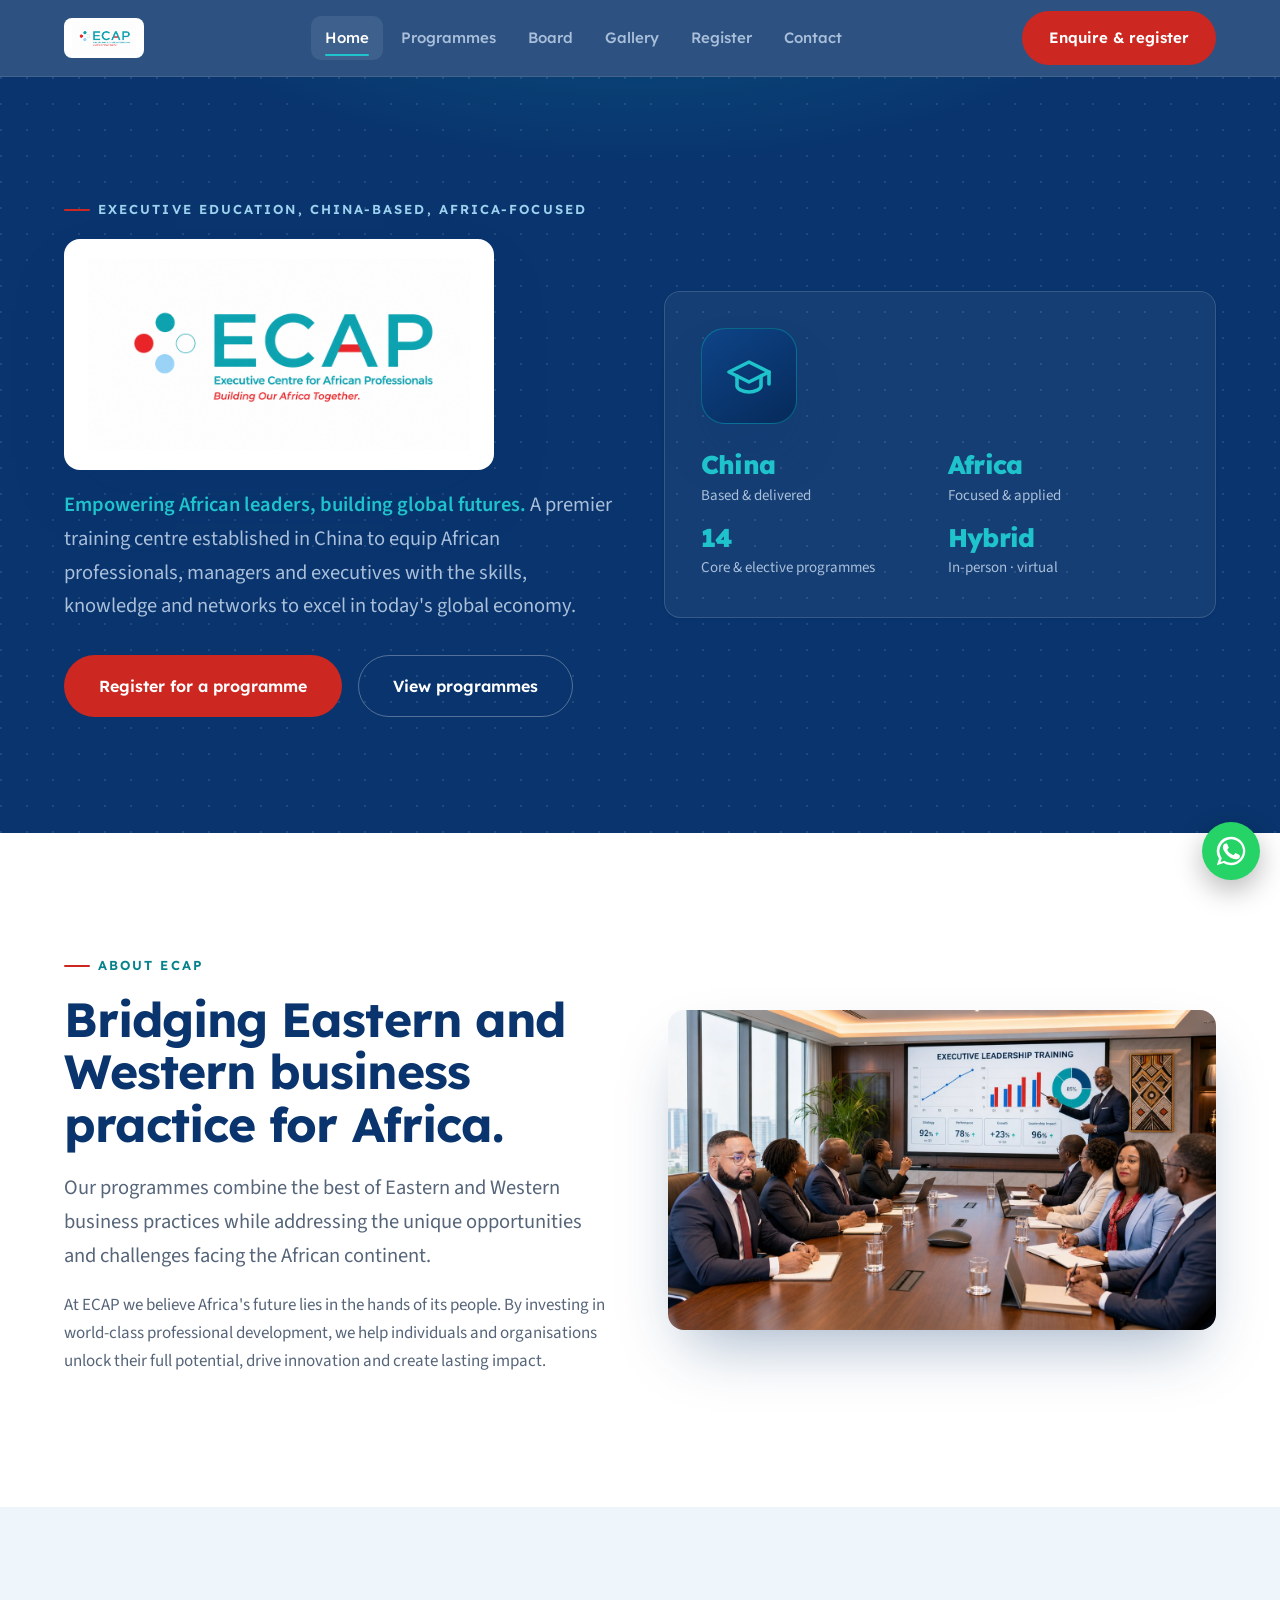
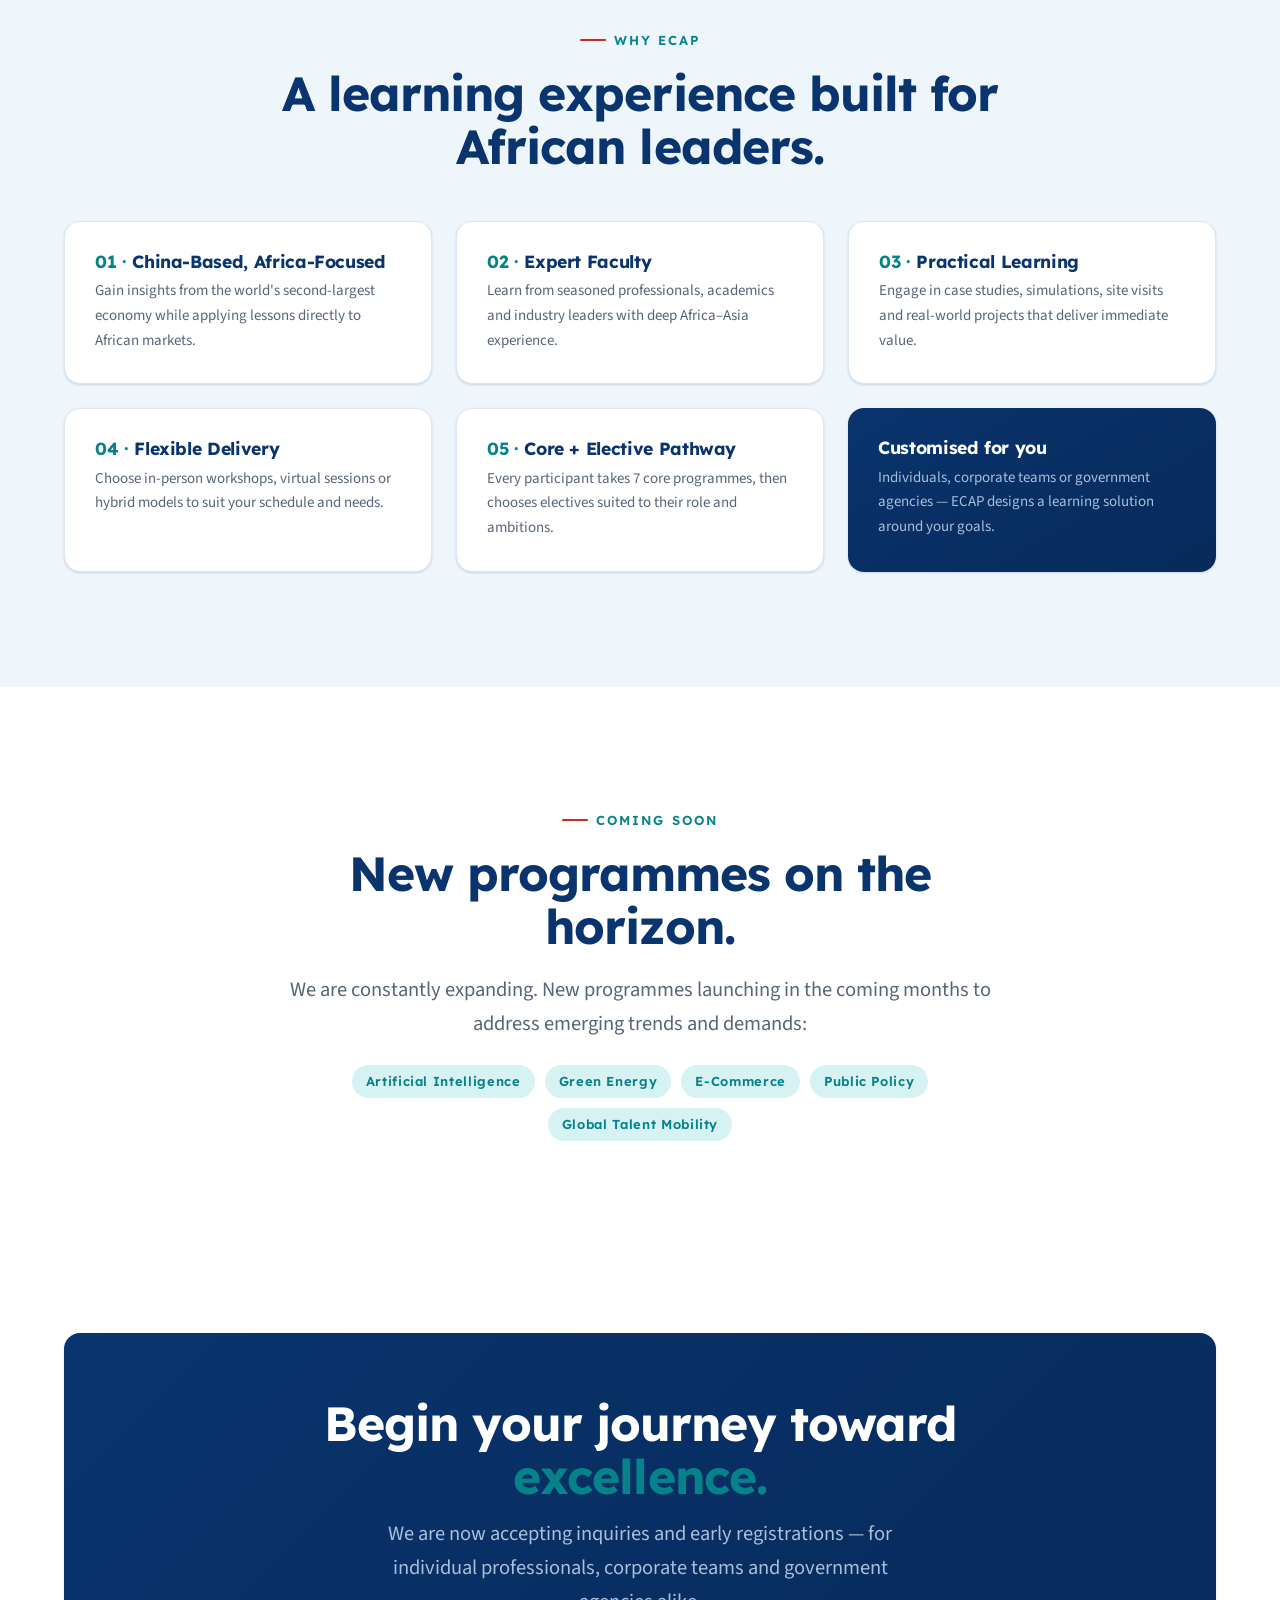
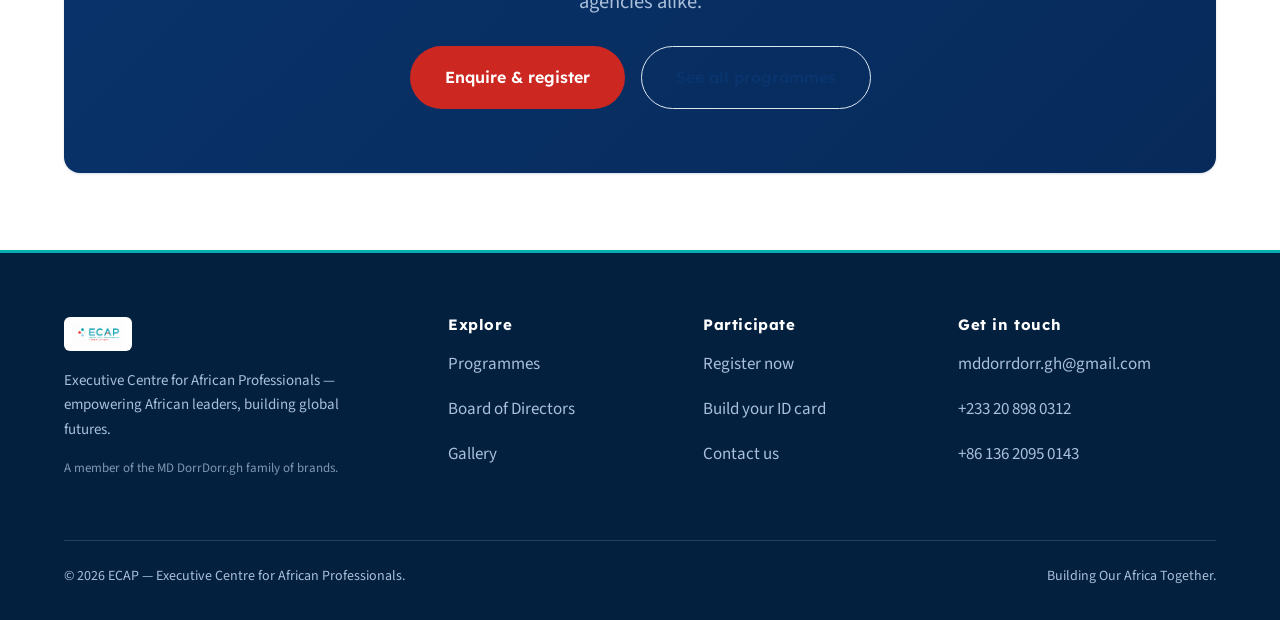
<file: index.html>
<!DOCTYPE html>
<html lang="en">
<head>
<meta charset="UTF-8" />
<meta name="viewport" content="width=device-width, initial-scale=1.0" />
<title>ECAP — Executive Centre for African Professionals</title>
<meta name="description" content="ECAP, the Executive Centre for African Professionals, is a China-based training centre equipping African professionals, managers and executives with world-class skills, knowledge and networks for the global economy." />
<link rel="preconnect" href="https://fonts.googleapis.com" />
<link rel="preconnect" href="https://fonts.gstatic.com" crossorigin />
<link href="https://fonts.googleapis.com/css2?family=Lexend:wght@300;400;500;600;700;800&family=Source+Sans+3:wght@300;400;500;600;700&display=swap" rel="stylesheet" />
<link rel="stylesheet" href="css/styles.css" />
<link rel="canonical" href="https://ecap.mddorrdorrgh.org/" />
</head>
<body>

<header class="site-header">
  <div class="container nav">
    <a href="index.html" class="nav-logo" aria-label="ECAP home"><img src="assets/logos/ecap-logo.png" alt="ECAP" style="height:40px;width:auto;background:#fff;border-radius:8px;padding:4px 8px;" /></a>
    <nav class="nav-links" aria-label="Primary">
      <a href="index.html" class="active">Home</a>
      <a href="programmes.html">Programmes</a>
      <a href="board.html">Board</a>
      <a href="gallery.html">Gallery</a>
      <a href="register.html">Register</a>
      <a href="contact.html">Contact</a>
    </nav>
    <div class="nav-cta"><a href="register.html" class="btn btn-red">Enquire &amp; register</a></div>
    <button class="nav-toggle" aria-label="Open menu" aria-expanded="false" aria-controls="mobileMenu"><svg width="26" height="26" viewBox="0 0 24 24" fill="none" stroke="currentColor" stroke-width="2" stroke-linecap="round"><path d="M4 6h16M4 12h16M4 18h16"/></svg></button>
  </div>
  <div class="mobile-menu" id="mobileMenu">
    <a href="index.html">Home</a>
    <a href="programmes.html">Programmes</a>
    <a href="board.html">Board of Directors</a>
    <a href="gallery.html">Gallery</a>
    <a href="register.html">Register</a>
    <a href="contact.html">Contact</a>
    <a href="register.html" class="btn btn-red">Enquire &amp; register</a>
  </div>
</header>

<main>

<!-- HERO -->
<section class="on-dark hero-glow pattern-adinkra" style="position:relative;overflow:hidden;">
  <div class="container" style="padding-block:clamp(64px,9vw,120px);position:relative;z-index:2;">
    <div class="grid grid-2" style="align-items:center;gap:48px;">
      <div>
        <span class="eyebrow reveal">Executive education, China-based, Africa-focused</span>
        <h1 class="reveal" data-delay="1" style="margin:18px 0 0;"><img src="assets/logos/ecap-logo.png" alt="ECAP — Executive Centre for African Professionals" style="width:100%;max-width:430px;background:#fff;border-radius:16px;padding:20px 24px;box-shadow:var(--shadow-lg);" /></h1>
        <p class="lead reveal" data-delay="2" style="margin-top:18px;max-width:560px;"><span class="gold" style="font-weight:600;">Empowering African leaders, building global futures.</span> A premier training centre established in China to equip African professionals, managers and executives with the skills, knowledge and networks to excel in today's global economy.</p>
        <div class="flex gap-m wrap reveal" data-delay="3" style="margin-top:32px;">
          <a href="register.html" class="btn btn-red btn-lg">Register for a programme</a>
          <a href="programmes.html" class="btn btn-ghost btn-lg">View programmes</a>
        </div>
      </div>
      <div class="reveal" data-delay="2">
        <div class="card" style="background:rgba(255,255,255,.05);border-color:var(--border-dark);padding:36px;">
          <div class="ecap-badge">
            <svg width="48" height="48" viewBox="0 0 24 24" fill="none" stroke="#1fc3cb" stroke-width="1.8" stroke-linecap="round" stroke-linejoin="round"><path d="M22 10 12 5 2 10l10 5 10-5z"/><path d="M6 12v5c0 1.5 3 3 6 3s6-1.5 6-3v-5"/><path d="M22 10v6"/></svg>
          </div>
          <div class="grid grid-2" style="gap:16px;margin-top:28px;">
            <div><div class="stat-num" style="font-size:1.6rem;">China</div><div class="stat-label">Based &amp; delivered</div></div>
            <div><div class="stat-num" style="font-size:1.6rem;">Africa</div><div class="stat-label">Focused &amp; applied</div></div>
            <div><div class="stat-num" style="font-size:1.6rem;">14</div><div class="stat-label">Core &amp; elective programmes</div></div>
            <div><div class="stat-num" style="font-size:1.6rem;">Hybrid</div><div class="stat-label">In-person · virtual</div></div>
          </div>
        </div>
      </div>
    </div>
  </div>
</section>

<!-- ABOUT -->
<section class="section">
  <div class="container">
    <div class="grid grid-2" style="align-items:center;gap:56px;">
      <div class="reveal">
        <span class="eyebrow">About ECAP</span>
        <h2 class="h-lg" style="margin:16px 0 18px;">Bridging Eastern and Western business practice for Africa.</h2>
        <p class="lead" style="margin-bottom:18px;">Our programmes combine the best of Eastern and Western business practices while addressing the unique opportunities and challenges facing the African continent.</p>
        <p style="color:var(--fg-muted);">At ECAP we believe Africa's future lies in the hands of its people. By investing in world-class professional development, we help individuals and organisations unlock their full potential, drive innovation and create lasting impact.</p>
      </div>
      <div class="reveal" data-delay="2">
        <img src="assets/photos/ecap-boardroom.jpg" alt="ECAP executive leadership training session in progress" style="width:100%;height:100%;min-height:320px;max-height:440px;object-fit:cover;border-radius:var(--radius);box-shadow:var(--shadow-lg);" />
      </div>
    </div>
  </div>
</section>

<!-- WHY ECAP -->
<section class="section bg-sand">
  <div class="container">
    <div class="center maxw-720 mx-auto reveal">
      <span class="eyebrow" style="justify-content:center;">Why ECAP</span>
      <h2 class="h-lg" style="margin:16px 0 14px;">A learning experience built for African leaders.</h2>
    </div>
    <div class="grid grid-3" style="margin-top:48px;">
      <div class="card reveal"><h3 style="font-family:'Lexend';font-size:1.1rem;margin:0 0 8px;"><span class="gold">01 ·</span> China-Based, Africa-Focused</h3><p style="color:var(--fg-muted);margin:0;font-size:15px;">Gain insights from the world's second-largest economy while applying lessons directly to African markets.</p></div>
      <div class="card reveal" data-delay="1"><h3 style="font-family:'Lexend';font-size:1.1rem;margin:0 0 8px;"><span class="gold">02 ·</span> Expert Faculty</h3><p style="color:var(--fg-muted);margin:0;font-size:15px;">Learn from seasoned professionals, academics and industry leaders with deep Africa–Asia experience.</p></div>
      <div class="card reveal" data-delay="2"><h3 style="font-family:'Lexend';font-size:1.1rem;margin:0 0 8px;"><span class="gold">03 ·</span> Practical Learning</h3><p style="color:var(--fg-muted);margin:0;font-size:15px;">Engage in case studies, simulations, site visits and real-world projects that deliver immediate value.</p></div>
      <div class="card reveal"><h3 style="font-family:'Lexend';font-size:1.1rem;margin:0 0 8px;"><span class="gold">04 ·</span> Flexible Delivery</h3><p style="color:var(--fg-muted);margin:0;font-size:15px;">Choose in-person workshops, virtual sessions or hybrid models to suit your schedule and needs.</p></div>
      <div class="card reveal" data-delay="1"><h3 style="font-family:'Lexend';font-size:1.1rem;margin:0 0 8px;"><span class="gold">05 ·</span> Core + Elective Pathway</h3><p style="color:var(--fg-muted);margin:0;font-size:15px;">Every participant takes 7 core programmes, then chooses electives suited to their role and ambitions.</p></div>
      <div class="card reveal" data-delay="2" style="background:linear-gradient(150deg,var(--navy),var(--navy-deep));border:0;"><h3 style="font-family:'Lexend';font-size:1.1rem;margin:0 0 8px;color:#fff;">Customised for you</h3><p style="color:var(--fg-on-dark-muted);margin:0;font-size:15px;">Individuals, corporate teams or government agencies — ECAP designs a learning solution around your goals.</p></div>
    </div>
  </div>
</section>

<!-- COMING SOON -->
<section class="section">
  <div class="container">
    <div class="center maxw-720 mx-auto reveal">
      <span class="eyebrow" style="justify-content:center;">Coming soon</span>
      <h2 class="h-lg" style="margin:16px 0 14px;">New programmes on the horizon.</h2>
      <p class="lead">We are constantly expanding. New programmes launching in the coming months to address emerging trends and demands:</p>
      <div class="flex gap-s wrap" style="justify-content:center;margin-top:24px;">
        <span class="brand-tag tag-ecap">Artificial Intelligence</span>
        <span class="brand-tag tag-ecap">Green Energy</span>
        <span class="brand-tag tag-ecap">E-Commerce</span>
        <span class="brand-tag tag-ecap">Public Policy</span>
        <span class="brand-tag tag-ecap">Global Talent Mobility</span>
      </div>
    </div>
  </div>
</section>

<!-- CTA -->
<section class="section-tight">
  <div class="container">
    <div class="card reveal" style="background:linear-gradient(135deg,var(--navy),var(--navy-deep));border:0;padding:clamp(36px,5vw,64px);text-align:center;">
      <h2 class="h-lg" style="color:#fff;max-width:640px;margin:0 auto 14px;">Begin your journey toward <span class="gold">excellence.</span></h2>
      <p class="lead" style="color:var(--fg-on-dark-muted);max-width:560px;margin:0 auto 28px;">We are now accepting inquiries and early registrations — for individual professionals, corporate teams and government agencies alike.</p>
      <div class="flex gap-m wrap" style="justify-content:center;">
        <a href="register.html" class="btn btn-red btn-lg">Enquire &amp; register</a>
        <a href="programmes.html" class="btn btn-ghost btn-lg">See all programmes</a>
      </div>
    </div>
  </div>
</section>

</main>

<footer class="site-footer">
  <div class="container">
    <div class="footer-grid">
      <div>
        <img src="assets/logos/ecap-logo.png" alt="ECAP" style="height:34px;width:auto;background:#fff;border-radius:6px;padding:4px 8px;margin-bottom:18px;" />
        <p style="max-width:320px;font-size:15px;">Executive Centre for African Professionals — empowering African leaders, building global futures.</p>
        <p style="max-width:320px;font-size:13px;margin-top:10px;opacity:.75;">A member of the <a href="https://mddorrdorrgh.org" target="_blank" rel="noopener">MD DorrDorr.gh</a> family of brands.</p>
      </div>
      <div><h4>Explore</h4><p><a href="programmes.html">Programmes</a></p><p><a href="board.html">Board of Directors</a></p><p><a href="gallery.html">Gallery</a></p></div>
      <div><h4>Participate</h4><p><a href="register.html">Register now</a></p><p><a href="id-card.html">Build your ID card</a></p><p><a href="contact.html">Contact us</a></p></div>
      <div><h4>Get in touch</h4><p><a href="mailto:mddorrdorr.gh@gmail.com">mddorrdorr.gh@gmail.com</a></p><p style="margin-top:10px;"><a href="tel:+233208980312">+233 20 898 0312</a></p><p><a href="tel:+8613620950143">+86 136 2095 0143</a></p></div>
    </div>
    <div class="footer-bottom">
      <span>© <span id="year">2026</span> ECAP — Executive Centre for African Professionals.</span>
      <span>Building Our Africa Together.</span>
    </div>
  </div>
</footer>

<a href="https://wa.me/233208980312?text=Hello%20ECAP%2C%20I%27d%20like%20to%20make%20an%20enquiry." class="wa-float" target="_blank" rel="noopener" aria-label="Chat with us on WhatsApp"><svg viewBox="0 0 24 24"><path d="M12 2a10 10 0 00-8.5 15.3L2 22l4.8-1.5A10 10 0 1012 2zm0 18.3c-1.5 0-3-.4-4.3-1.2l-.3-.2-2.8.9.9-2.8-.2-.3A8.3 8.3 0 1112 20.3zM17.5 14.4c-.3-.1-1.7-.8-1.9-.9-.3-.1-.5-.1-.7.2-.2.3-.7.8-.9 1-.2.2-.3.2-.6.1-.3-.2-1.2-.5-2.3-1.4-.9-.8-1.4-1.7-1.6-2-.2-.3 0-.5.1-.6l.4-.5c.1-.2.2-.3.3-.5.1-.2 0-.4 0-.5l-.9-2.1c-.2-.6-.5-.5-.7-.5h-.6c-.2 0-.5.1-.8.4-.3.3-1 1-1 2.4s1.1 2.8 1.2 3c.1.2 2.1 3.3 5.1 4.6.7.3 1.3.5 1.7.6.7.2 1.4.2 1.9.1.6-.1 1.7-.7 1.9-1.3.2-.6.2-1.2.2-1.3-.1-.2-.3-.2-.6-.4z"/></svg></a>
<script src="js/main.js"></script>
</body>
</html>
</file>
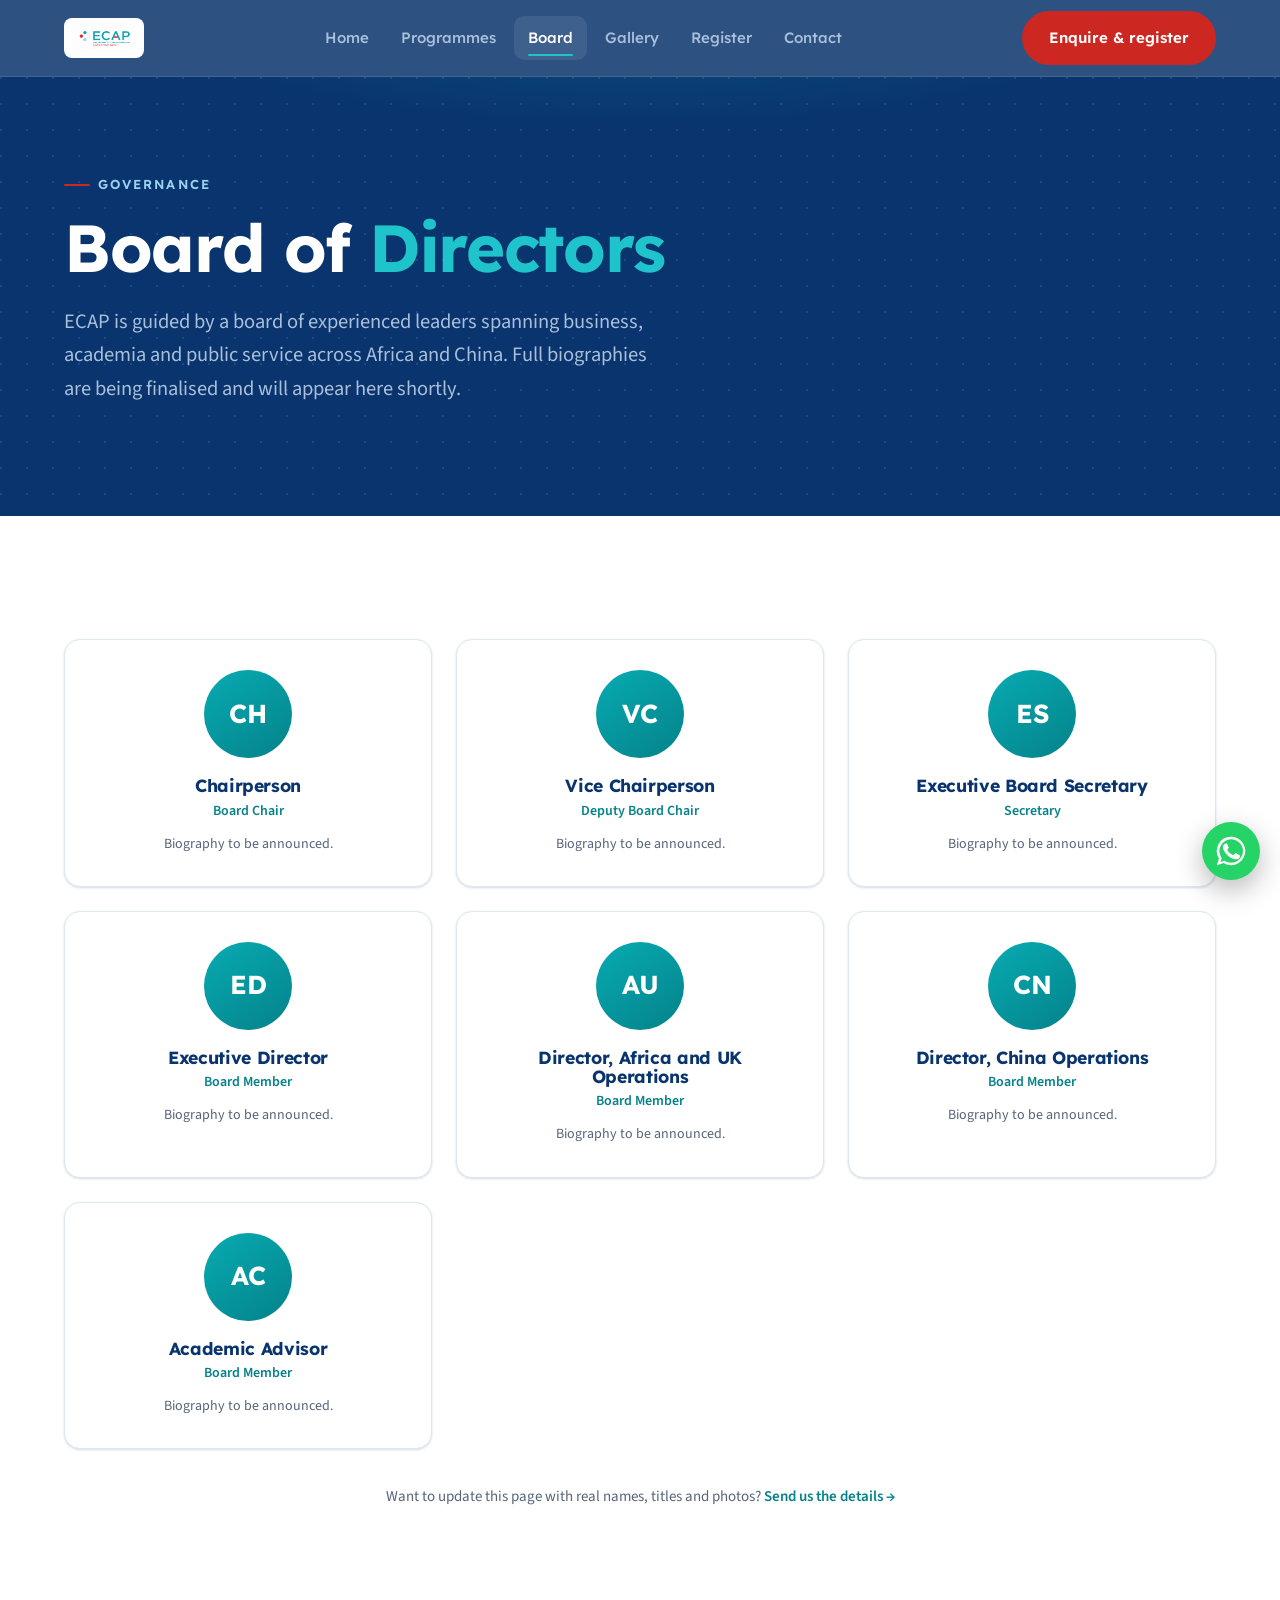
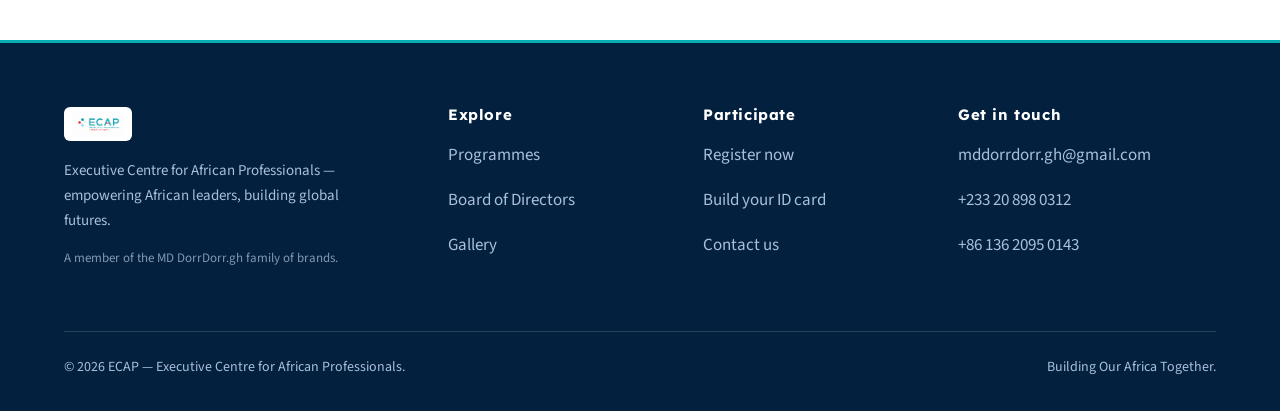
<file: board.html>
<!DOCTYPE html>
<html lang="en">
<head>
<meta charset="UTF-8" />
<meta name="viewport" content="width=device-width, initial-scale=1.0" />
<title>Board of Directors — ECAP</title>
<meta name="description" content="Meet the Board of Directors of ECAP, the Executive Centre for African Professionals." />
<link rel="preconnect" href="https://fonts.googleapis.com" />
<link rel="preconnect" href="https://fonts.gstatic.com" crossorigin />
<link href="https://fonts.googleapis.com/css2?family=Lexend:wght@300;400;500;600;700;800&family=Source+Sans+3:wght@300;400;500;600;700&display=swap" rel="stylesheet" />
<link rel="stylesheet" href="css/styles.css" />
<link rel="canonical" href="https://ecap.mddorrdorrgh.org/board.html" />
<style>
  .board-avatar{width:88px;height:88px;border-radius:50%;background:linear-gradient(145deg,var(--teal),var(--teal-dark));display:grid;place-items:center;color:#fff;font-family:'Lexend';font-weight:700;font-size:26px;margin-bottom:18px;flex:none;}
</style>
</head>
<body>

<header class="site-header">
  <div class="container nav">
    <a href="index.html" class="nav-logo" aria-label="ECAP home"><img src="assets/logos/ecap-logo.png" alt="ECAP" style="height:40px;width:auto;background:#fff;border-radius:8px;padding:4px 8px;" /></a>
    <nav class="nav-links" aria-label="Primary">
      <a href="index.html">Home</a>
      <a href="programmes.html">Programmes</a>
      <a href="board.html" class="active">Board</a>
      <a href="gallery.html">Gallery</a>
      <a href="register.html">Register</a>
      <a href="contact.html">Contact</a>
    </nav>
    <div class="nav-cta"><a href="register.html" class="btn btn-red">Enquire &amp; register</a></div>
    <button class="nav-toggle" aria-label="Open menu" aria-expanded="false" aria-controls="mobileMenu"><svg width="26" height="26" viewBox="0 0 24 24" fill="none" stroke="currentColor" stroke-width="2" stroke-linecap="round"><path d="M4 6h16M4 12h16M4 18h16"/></svg></button>
  </div>
  <div class="mobile-menu" id="mobileMenu">
    <a href="index.html">Home</a>
    <a href="programmes.html">Programmes</a>
    <a href="board.html">Board of Directors</a>
    <a href="gallery.html">Gallery</a>
    <a href="register.html">Register</a>
    <a href="contact.html">Contact</a>
    <a href="register.html" class="btn btn-red">Enquire &amp; register</a>
  </div>
</header>

<main>

<section class="on-dark hero-glow pattern-adinkra" style="position:relative;overflow:hidden;">
  <div class="container" style="padding-block:clamp(56px,7vw,96px);position:relative;z-index:2;">
    <div class="maxw-720">
      <span class="eyebrow reveal">Governance</span>
      <h1 class="h-xl reveal" data-delay="1" style="margin:16px 0 0;">Board of <span class="text-accent gold" style="color:var(--teal-bright);">Directors</span></h1>
      <p class="lead reveal" data-delay="2" style="margin-top:20px;max-width:600px;">
        ECAP is guided by a board of experienced leaders spanning business, academia and public service
        across Africa and China. Full biographies are being finalised and will appear here shortly.
      </p>
    </div>
  </div>
</section>

<section class="section">
  <div class="container">
    <div class="grid grid-3" style="margin-top:8px;">
      <div class="card reveal" style="text-align:center;">
        <div class="board-avatar" style="margin-inline:auto;">CH</div>
        <h3 style="font-family:'Lexend';font-size:1.1rem;margin:0 0 4px;">Chairperson</h3>
        <p style="color:var(--teal-dark);font-weight:600;font-size:14px;margin:0 0 10px;">Board Chair</p>
        <p style="color:var(--fg-muted);font-size:14px;margin:0;">Biography to be announced.</p>
      </div>
      <div class="card reveal" data-delay="1" style="text-align:center;">
        <div class="board-avatar" style="margin-inline:auto;">VC</div>
        <h3 style="font-family:'Lexend';font-size:1.1rem;margin:0 0 4px;">Vice Chairperson</h3>
        <p style="color:var(--teal-dark);font-weight:600;font-size:14px;margin:0 0 10px;">Deputy Board Chair</p>
        <p style="color:var(--fg-muted);font-size:14px;margin:0;">Biography to be announced.</p>
      </div>
      <div class="card reveal" data-delay="2" style="text-align:center;">
        <div class="board-avatar" style="margin-inline:auto;">ES</div>
        <h3 style="font-family:'Lexend';font-size:1.1rem;margin:0 0 4px;">Executive Board Secretary</h3>
        <p style="color:var(--teal-dark);font-weight:600;font-size:14px;margin:0 0 10px;">Secretary</p>
        <p style="color:var(--fg-muted);font-size:14px;margin:0;">Biography to be announced.</p>
      </div>
      <div class="card reveal" style="text-align:center;">
        <div class="board-avatar" style="margin-inline:auto;">ED</div>
        <h3 style="font-family:'Lexend';font-size:1.1rem;margin:0 0 4px;">Executive Director</h3>
        <p style="color:var(--teal-dark);font-weight:600;font-size:14px;margin:0 0 10px;">Board Member</p>
        <p style="color:var(--fg-muted);font-size:14px;margin:0;">Biography to be announced.</p>
      </div>
      <div class="card reveal" data-delay="1" style="text-align:center;">
        <div class="board-avatar" style="margin-inline:auto;">AU</div>
        <h3 style="font-family:'Lexend';font-size:1.1rem;margin:0 0 4px;">Director, Africa and UK Operations</h3>
        <p style="color:var(--teal-dark);font-weight:600;font-size:14px;margin:0 0 10px;">Board Member</p>
        <p style="color:var(--fg-muted);font-size:14px;margin:0;">Biography to be announced.</p>
      </div>
      <div class="card reveal" data-delay="2" style="text-align:center;">
        <div class="board-avatar" style="margin-inline:auto;">CN</div>
        <h3 style="font-family:'Lexend';font-size:1.1rem;margin:0 0 4px;">Director, China Operations</h3>
        <p style="color:var(--teal-dark);font-weight:600;font-size:14px;margin:0 0 10px;">Board Member</p>
        <p style="color:var(--fg-muted);font-size:14px;margin:0;">Biography to be announced.</p>
      </div>
      <div class="card reveal" style="text-align:center;">
        <div class="board-avatar" style="margin-inline:auto;">AC</div>
        <h3 style="font-family:'Lexend';font-size:1.1rem;margin:0 0 4px;">Academic Advisor</h3>
        <p style="color:var(--teal-dark);font-weight:600;font-size:14px;margin:0 0 10px;">Board Member</p>
        <p style="color:var(--fg-muted);font-size:14px;margin:0;">Biography to be announced.</p>
      </div>
    </div>
    <p class="center reveal" style="margin-top:36px;color:var(--fg-muted);font-size:15px;">Want to update this page with real names, titles and photos? <a href="contact.html" class="gold" style="font-weight:600;">Send us the details →</a></p>
  </div>
</section>

</main>

<footer class="site-footer">
  <div class="container">
    <div class="footer-grid">
      <div>
        <img src="assets/logos/ecap-logo.png" alt="ECAP" style="height:34px;width:auto;background:#fff;border-radius:6px;padding:4px 8px;margin-bottom:18px;" />
        <p style="max-width:320px;font-size:15px;">Executive Centre for African Professionals — empowering African leaders, building global futures.</p>
        <p style="max-width:320px;font-size:13px;margin-top:10px;opacity:.75;">A member of the <a href="https://mddorrdorrgh.org" target="_blank" rel="noopener">MD DorrDorr.gh</a> family of brands.</p>
      </div>
      <div><h4>Explore</h4><p><a href="programmes.html">Programmes</a></p><p><a href="board.html">Board of Directors</a></p><p><a href="gallery.html">Gallery</a></p></div>
      <div><h4>Participate</h4><p><a href="register.html">Register now</a></p><p><a href="id-card.html">Build your ID card</a></p><p><a href="contact.html">Contact us</a></p></div>
      <div><h4>Get in touch</h4><p><a href="mailto:mddorrdorr.gh@gmail.com">mddorrdorr.gh@gmail.com</a></p><p style="margin-top:10px;"><a href="tel:+233208980312">+233 20 898 0312</a></p><p><a href="tel:+8613620950143">+86 136 2095 0143</a></p></div>
    </div>
    <div class="footer-bottom">
      <span>© <span id="year">2026</span> ECAP — Executive Centre for African Professionals.</span>
      <span>Building Our Africa Together.</span>
    </div>
  </div>
</footer>

<a href="https://wa.me/233208980312?text=Hello%20ECAP%2C%20I%27d%20like%20to%20make%20an%20enquiry." class="wa-float" target="_blank" rel="noopener" aria-label="Chat with us on WhatsApp"><svg viewBox="0 0 24 24"><path d="M12 2a10 10 0 00-8.5 15.3L2 22l4.8-1.5A10 10 0 1012 2zm0 18.3c-1.5 0-3-.4-4.3-1.2l-.3-.2-2.8.9.9-2.8-.2-.3A8.3 8.3 0 1112 20.3zM17.5 14.4c-.3-.1-1.7-.8-1.9-.9-.3-.1-.5-.1-.7.2-.2.3-.7.8-.9 1-.2.2-.3.2-.6.1-.3-.2-1.2-.5-2.3-1.4-.9-.8-1.4-1.7-1.6-2-.2-.3 0-.5.1-.6l.4-.5c.1-.2.2-.3.3-.5.1-.2 0-.4 0-.5l-.9-2.1c-.2-.6-.5-.5-.7-.5h-.6c-.2 0-.5.1-.8.4-.3.3-1 1-1 2.4s1.1 2.8 1.2 3c.1.2 2.1 3.3 5.1 4.6.7.3 1.3.5 1.7.6.7.2 1.4.2 1.9.1.6-.1 1.7-.7 1.9-1.3.2-.6.2-1.2.2-1.3-.1-.2-.3-.2-.6-.4z"/></svg></a>
<script src="js/main.js"></script>
</body>
</html>
</file>
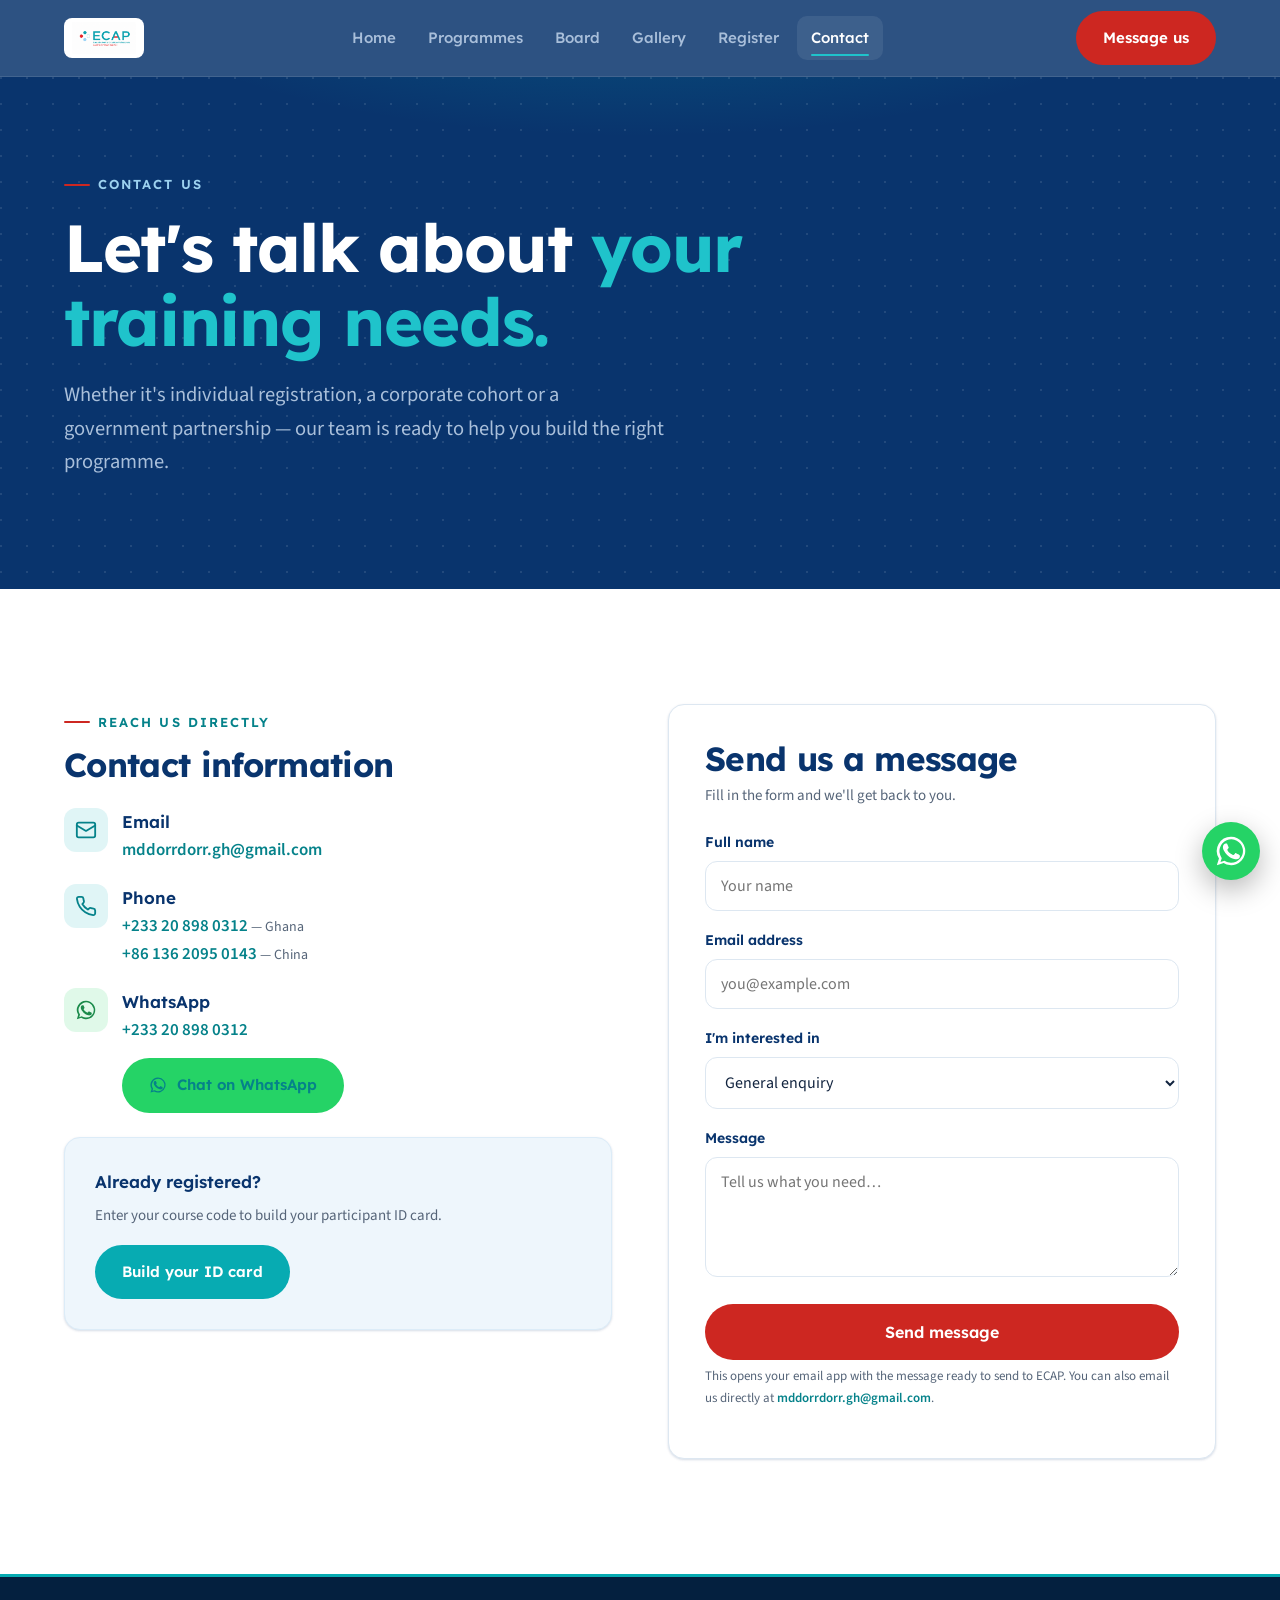
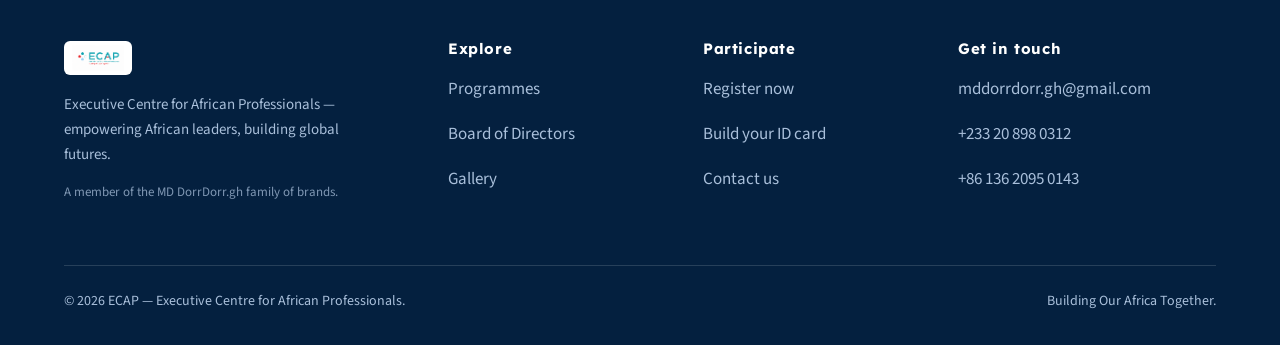
<file: contact.html>
<!DOCTYPE html>
<html lang="en">
<head>
<meta charset="UTF-8" />
<meta name="viewport" content="width=device-width, initial-scale=1.0" />
<title>Contact ECAP — Executive Centre for African Professionals</title>
<meta name="description" content="Get in touch with ECAP for programme enquiries, corporate training or registration support." />
<link rel="preconnect" href="https://fonts.googleapis.com" />
<link rel="preconnect" href="https://fonts.gstatic.com" crossorigin />
<link href="https://fonts.googleapis.com/css2?family=Lexend:wght@300;400;500;600;700;800&family=Source+Sans+3:wght@300;400;500;600;700&display=swap" rel="stylesheet" />
<link rel="stylesheet" href="css/styles.css" />
<link rel="canonical" href="https://ecap.mddorrdorrgh.org/contact.html" />
</head>
<body>

<header class="site-header">
  <div class="container nav">
    <a href="index.html" class="nav-logo" aria-label="ECAP home"><img src="assets/logos/ecap-logo.png" alt="ECAP" style="height:40px;width:auto;background:#fff;border-radius:8px;padding:4px 8px;" /></a>
    <nav class="nav-links" aria-label="Primary">
      <a href="index.html">Home</a>
      <a href="programmes.html">Programmes</a>
      <a href="board.html">Board</a>
      <a href="gallery.html">Gallery</a>
      <a href="register.html">Register</a>
      <a href="contact.html" class="active">Contact</a>
    </nav>
    <div class="nav-cta"><a href="#form" class="btn btn-red">Message us</a></div>
    <button class="nav-toggle" aria-label="Open menu" aria-expanded="false" aria-controls="mobileMenu"><svg width="26" height="26" viewBox="0 0 24 24" fill="none" stroke="currentColor" stroke-width="2" stroke-linecap="round"><path d="M4 6h16M4 12h16M4 18h16"/></svg></button>
  </div>
  <div class="mobile-menu" id="mobileMenu">
    <a href="index.html">Home</a>
    <a href="programmes.html">Programmes</a>
    <a href="board.html">Board of Directors</a>
    <a href="gallery.html">Gallery</a>
    <a href="register.html">Register</a>
    <a href="contact.html">Contact</a>
    <a href="#form" class="btn btn-red">Message us</a>
  </div>
</header>

<main>

<section class="on-dark hero-glow pattern-adinkra" style="position:relative;overflow:hidden;">
  <div class="container" style="padding-block:clamp(56px,7vw,96px);position:relative;z-index:2;">
    <div class="maxw-720">
      <span class="eyebrow reveal">Contact us</span>
      <h1 class="h-xl reveal" data-delay="1" style="margin:16px 0 0;">Let's talk about <span style="color:var(--teal-bright);">your training needs.</span></h1>
      <p class="lead reveal" data-delay="2" style="margin-top:20px;max-width:600px;">
        Whether it's individual registration, a corporate cohort or a government partnership — our
        team is ready to help you build the right programme.
      </p>
    </div>
  </div>
</section>

<section class="section">
  <div class="container">
    <div class="grid grid-2" style="gap:56px;align-items:start;">

      <div class="reveal">
        <span class="eyebrow">Reach us directly</span>
        <h2 class="h-md" style="margin:14px 0 24px;">Contact information</h2>

        <div class="contact-line">
          <span class="ci"><svg width="22" height="22" viewBox="0 0 24 24" fill="none" stroke="currentColor" stroke-width="2" stroke-linecap="round" stroke-linejoin="round"><rect x="2" y="4" width="20" height="16" rx="2"/><path d="m22 7-10 6L2 7"/></svg></span>
          <div>
            <div style="font-family:'Lexend';font-weight:600;color:var(--navy);">Email</div>
            <a href="mailto:mddorrdorr.gh@gmail.com">mddorrdorr.gh@gmail.com</a>
          </div>
        </div>

        <div class="contact-line">
          <span class="ci"><svg width="22" height="22" viewBox="0 0 24 24" fill="none" stroke="currentColor" stroke-width="2" stroke-linecap="round" stroke-linejoin="round"><path d="M22 16.9v3a2 2 0 01-2.2 2 19.8 19.8 0 01-8.6-3.1 19.5 19.5 0 01-6-6 19.8 19.8 0 01-3.1-8.6A2 2 0 014.1 2h3a2 2 0 012 1.7c.1.9.3 1.8.6 2.7a2 2 0 01-.5 2.1L8 9.9a16 16 0 006 6l1.4-1.2a2 2 0 012.1-.5c.9.3 1.8.5 2.7.6a2 2 0 011.7 2z"/></svg></span>
          <div>
            <div style="font-family:'Lexend';font-weight:600;color:var(--navy);">Phone</div>
            <a href="tel:+233208980312">+233 20 898 0312</a> <span style="color:var(--fg-muted);font-size:14px;">— Ghana</span><br />
            <a href="tel:+8613620950143">+86 136 2095 0143</a> <span style="color:var(--fg-muted);font-size:14px;">— China</span>
          </div>
        </div>

        <div class="contact-line">
          <span class="ci" style="background:rgba(37,211,102,.14);color:#1a8a4a;"><svg width="22" height="22" viewBox="0 0 24 24" fill="currentColor"><path d="M12 2a10 10 0 00-8.5 15.3L2 22l4.8-1.5A10 10 0 1012 2zm0 18.3c-1.5 0-3-.4-4.3-1.2l-.3-.2-2.8.9.9-2.8-.2-.3A8.3 8.3 0 1112 20.3zM17.5 14.4c-.3-.1-1.7-.8-1.9-.9-.3-.1-.5-.1-.7.2-.2.3-.7.8-.9 1-.2.2-.3.2-.6.1-.3-.2-1.2-.5-2.3-1.4-.9-.8-1.4-1.7-1.6-2-.2-.3 0-.5.1-.6l.4-.5c.1-.2.2-.3.3-.5.1-.2 0-.4 0-.5l-.9-2.1c-.2-.6-.5-.5-.7-.5h-.6c-.2 0-.5.1-.8.4-.3.3-1 1-1 2.4s1.1 2.8 1.2 3c.1.2 2.1 3.3 5.1 4.6.7.3 1.3.5 1.7.6.7.2 1.4.2 1.9.1.6-.1 1.7-.7 1.9-1.3.2-.6.2-1.2.2-1.3-.1-.2-.3-.2-.6-.4z"/></svg></span>
          <div>
            <div style="font-family:'Lexend';font-weight:600;color:var(--navy);">WhatsApp</div>
            <a href="https://wa.me/233208980312?text=Hello%20ECAP%2C%20I%27d%20like%20to%20make%20an%20enquiry." target="_blank" rel="noopener">+233 20 898 0312</a>
            <div style="margin-top:14px;"><a href="https://wa.me/233208980312?text=Hello%20ECAP%2C%20I%27d%20like%20to%20make%20an%20enquiry." target="_blank" rel="noopener" class="btn btn-whatsapp"><svg width="18" height="18" viewBox="0 0 24 24" fill="currentColor"><path d="M12 2a10 10 0 00-8.5 15.3L2 22l4.8-1.5A10 10 0 1012 2zm0 18.3c-1.5 0-3-.4-4.3-1.2l-.3-.2-2.8.9.9-2.8-.2-.3A8.3 8.3 0 1112 20.3zM17.5 14.4c-.3-.1-1.7-.8-1.9-.9-.3-.1-.5-.1-.7.2-.2.3-.7.8-.9 1-.2.2-.3.2-.6.1-.3-.2-1.2-.5-2.3-1.4-.9-.8-1.4-1.7-1.6-2-.2-.3 0-.5.1-.6l.4-.5c.1-.2.2-.3.3-.5.1-.2 0-.4 0-.5l-.9-2.1c-.2-.6-.5-.5-.7-.5h-.6c-.2 0-.5.1-.8.4-.3.3-1 1-1 2.4s1.1 2.8 1.2 3c.1.2 2.1 3.3 5.1 4.6.7.3 1.3.5 1.7.6.7.2 1.4.2 1.9.1.6-.1 1.7-.7 1.9-1.3.2-.6.2-1.2.2-1.3-.1-.2-.3-.2-.6-.4z"/></svg>Chat on WhatsApp</a></div>
          </div>
        </div>

        <div class="card" style="margin-top:24px;background:var(--sand);border-color:var(--sky-100,var(--border));">
          <p style="margin:0;font-family:'Lexend';font-weight:600;color:var(--navy);">Already registered?</p>
          <p style="margin:8px 0 16px;color:var(--fg-muted);font-size:15px;">Enter your course code to build your participant ID card.</p>
          <a href="id-card.html" class="btn">Build your ID card</a>
        </div>
      </div>

      <div class="reveal" data-delay="1" id="form">
        <div class="card" style="padding:clamp(24px,3vw,36px);">
          <h2 class="h-md" style="margin:0 0 6px;">Send us a message</h2>
          <p style="color:var(--fg-muted);margin:0 0 22px;font-size:15px;">Fill in the form and we'll get back to you.</p>
          <form id="contactForm" novalidate>
            <div class="field">
              <label for="name">Full name</label>
              <input type="text" id="name" name="name" autocomplete="name" required placeholder="Your name" />
            </div>
            <div class="field">
              <label for="email">Email address</label>
              <input type="email" id="email" name="email" autocomplete="email" required placeholder="you@example.com" />
            </div>
            <div class="field">
              <label for="topic">I'm interested in</label>
              <select id="topic" name="topic">
                <option>General enquiry</option>
                <option>Programme registration</option>
                <option>Corporate / group training</option>
                <option>Board &amp; governance information</option>
                <option>Media &amp; partnership</option>
              </select>
            </div>
            <div class="field">
              <label for="message">Message</label>
              <textarea id="message" name="message" required placeholder="Tell us what you need…"></textarea>
            </div>
            <button type="submit" class="btn btn-red btn-lg" style="width:100%;">Send message</button>
            <p class="form-note">This opens your email app with the message ready to send to ECAP. You can also email us directly at <a href="mailto:mddorrdorr.gh@gmail.com" style="color:var(--teal-dark);font-weight:600;">mddorrdorr.gh@gmail.com</a>.</p>
          </form>
        </div>
      </div>

    </div>
  </div>
</section>

</main>

<footer class="site-footer">
  <div class="container">
    <div class="footer-grid">
      <div>
        <img src="assets/logos/ecap-logo.png" alt="ECAP" style="height:34px;width:auto;background:#fff;border-radius:6px;padding:4px 8px;margin-bottom:18px;" />
        <p style="max-width:320px;font-size:15px;">Executive Centre for African Professionals — empowering African leaders, building global futures.</p>
        <p style="max-width:320px;font-size:13px;margin-top:10px;opacity:.75;">A member of the <a href="https://mddorrdorrgh.org" target="_blank" rel="noopener">MD DorrDorr.gh</a> family of brands.</p>
      </div>
      <div><h4>Explore</h4><p><a href="programmes.html">Programmes</a></p><p><a href="board.html">Board of Directors</a></p><p><a href="gallery.html">Gallery</a></p></div>
      <div><h4>Participate</h4><p><a href="register.html">Register now</a></p><p><a href="id-card.html">Build your ID card</a></p><p><a href="contact.html">Contact us</a></p></div>
      <div><h4>Get in touch</h4><p><a href="mailto:mddorrdorr.gh@gmail.com">mddorrdorr.gh@gmail.com</a></p><p style="margin-top:10px;"><a href="tel:+233208980312">+233 20 898 0312</a></p><p><a href="tel:+8613620950143">+86 136 2095 0143</a></p></div>
    </div>
    <div class="footer-bottom">
      <span>© <span id="year">2026</span> ECAP — Executive Centre for African Professionals.</span>
      <span>Building Our Africa Together.</span>
    </div>
  </div>
</footer>

<a href="https://wa.me/233208980312?text=Hello%20ECAP%2C%20I%27d%20like%20to%20make%20an%20enquiry." class="wa-float" target="_blank" rel="noopener" aria-label="Chat with us on WhatsApp"><svg viewBox="0 0 24 24"><path d="M12 2a10 10 0 00-8.5 15.3L2 22l4.8-1.5A10 10 0 1012 2zm0 18.3c-1.5 0-3-.4-4.3-1.2l-.3-.2-2.8.9.9-2.8-.2-.3A8.3 8.3 0 1112 20.3zM17.5 14.4c-.3-.1-1.7-.8-1.9-.9-.3-.1-.5-.1-.7.2-.2.3-.7.8-.9 1-.2.2-.3.2-.6.1-.3-.2-1.2-.5-2.3-1.4-.9-.8-1.4-1.7-1.6-2-.2-.3 0-.5.1-.6l.4-.5c.1-.2.2-.3.3-.5.1-.2 0-.4 0-.5l-.9-2.1c-.2-.6-.5-.5-.7-.5h-.6c-.2 0-.5.1-.8.4-.3.3-1 1-1 2.4s1.1 2.8 1.2 3c.1.2 2.1 3.3 5.1 4.6.7.3 1.3.5 1.7.6.7.2 1.4.2 1.9.1.6-.1 1.7-.7 1.9-1.3.2-.6.2-1.2.2-1.3-.1-.2-.3-.2-.6-.4z"/></svg></a>
<script src="js/main.js"></script>
<script>
  (function () {
    var form = document.getElementById("contactForm");
    if (!form) return;
    form.addEventListener("submit", function (e) {
      e.preventDefault();
      var name = document.getElementById("name").value.trim();
      var email = document.getElementById("email").value.trim();
      var topic = document.getElementById("topic").value;
      var message = document.getElementById("message").value.trim();
      if (!name || !email || !message) {
        alert("Please fill in your name, email and message.");
        return;
      }
      var subject = "[" + topic + "] ECAP website enquiry from " + name;
      var body =
        "Name: " + name + "\n" +
        "Email: " + email + "\n" +
        "Interested in: " + topic + "\n\n" +
        message + "\n";
      window.location.href =
        "mailto:mddorrdorr.gh@gmail.com?subject=" +
        encodeURIComponent(subject) + "&body=" + encodeURIComponent(body);
    });
  })();
</script>
</body>
</html>
</file>
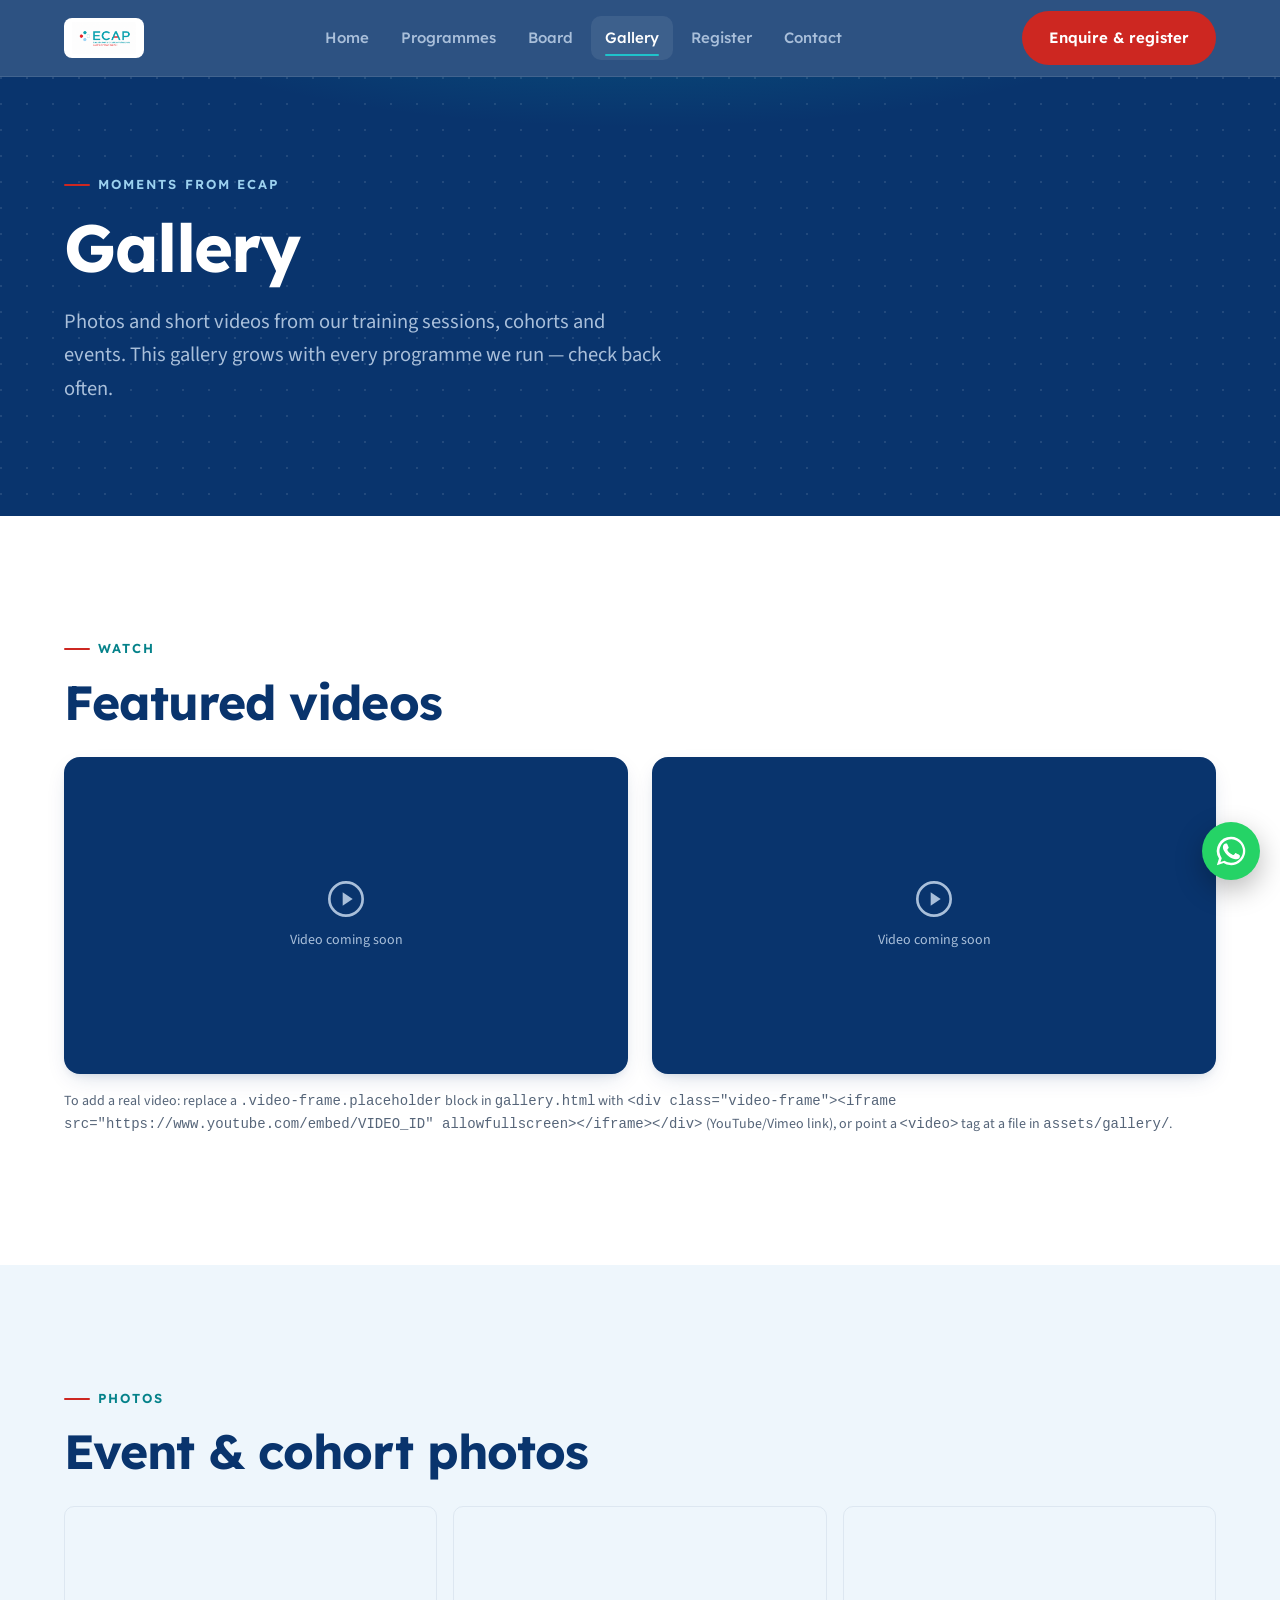
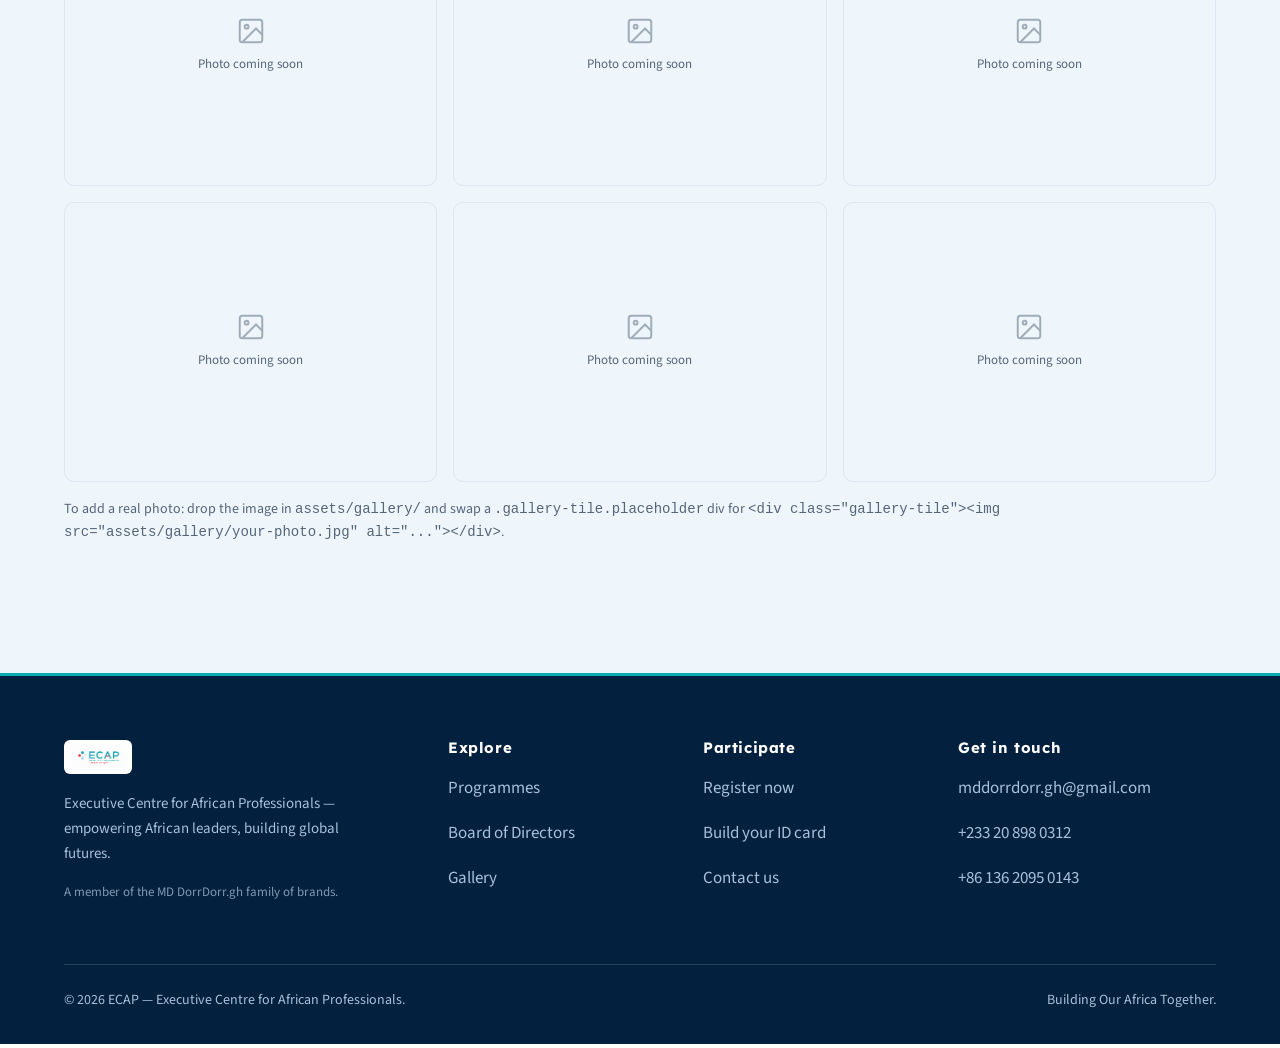
<file: gallery.html>
<!DOCTYPE html>
<html lang="en">
<head>
<meta charset="UTF-8" />
<meta name="viewport" content="width=device-width, initial-scale=1.0" />
<title>Gallery — ECAP</title>
<meta name="description" content="Photos and videos from ECAP training sessions, cohorts and events." />
<link rel="preconnect" href="https://fonts.googleapis.com" />
<link rel="preconnect" href="https://fonts.gstatic.com" crossorigin />
<link href="https://fonts.googleapis.com/css2?family=Lexend:wght@300;400;500;600;700;800&family=Source+Sans+3:wght@300;400;500;600;700&display=swap" rel="stylesheet" />
<link rel="stylesheet" href="css/styles.css" />
<link rel="canonical" href="https://ecap.mddorrdorrgh.org/gallery.html" />
</head>
<body>

<header class="site-header">
  <div class="container nav">
    <a href="index.html" class="nav-logo" aria-label="ECAP home"><img src="assets/logos/ecap-logo.png" alt="ECAP" style="height:40px;width:auto;background:#fff;border-radius:8px;padding:4px 8px;" /></a>
    <nav class="nav-links" aria-label="Primary">
      <a href="index.html">Home</a>
      <a href="programmes.html">Programmes</a>
      <a href="board.html">Board</a>
      <a href="gallery.html" class="active">Gallery</a>
      <a href="register.html">Register</a>
      <a href="contact.html">Contact</a>
    </nav>
    <div class="nav-cta"><a href="register.html" class="btn btn-red">Enquire &amp; register</a></div>
    <button class="nav-toggle" aria-label="Open menu" aria-expanded="false" aria-controls="mobileMenu"><svg width="26" height="26" viewBox="0 0 24 24" fill="none" stroke="currentColor" stroke-width="2" stroke-linecap="round"><path d="M4 6h16M4 12h16M4 18h16"/></svg></button>
  </div>
  <div class="mobile-menu" id="mobileMenu">
    <a href="index.html">Home</a>
    <a href="programmes.html">Programmes</a>
    <a href="board.html">Board of Directors</a>
    <a href="gallery.html">Gallery</a>
    <a href="register.html">Register</a>
    <a href="contact.html">Contact</a>
    <a href="register.html" class="btn btn-red">Enquire &amp; register</a>
  </div>
</header>

<main>

<section class="on-dark hero-glow pattern-adinkra" style="position:relative;overflow:hidden;">
  <div class="container" style="padding-block:clamp(56px,7vw,96px);position:relative;z-index:2;">
    <div class="maxw-720">
      <span class="eyebrow reveal">Moments from ECAP</span>
      <h1 class="h-xl reveal" data-delay="1" style="margin:16px 0 0;">Gallery</h1>
      <p class="lead reveal" data-delay="2" style="margin-top:20px;max-width:600px;">
        Photos and short videos from our training sessions, cohorts and events. This gallery grows
        with every programme we run — check back often.
      </p>
    </div>
  </div>
</section>

<!-- VIDEOS -->
<section class="section">
  <div class="container">
    <span class="eyebrow">Watch</span>
    <h2 class="h-lg" style="margin:16px 0 28px;">Featured videos</h2>
    <div class="grid grid-2">
      <div class="video-frame placeholder reveal">
        <svg viewBox="0 0 24 24" fill="none" stroke="currentColor" stroke-width="1.6"><circle cx="12" cy="12" r="10"/><path d="M10 8l6 4-6 4V8z" fill="currentColor" stroke="none"/></svg>
        <span style="font-size:14px;">Video coming soon</span>
      </div>
      <div class="video-frame placeholder reveal" data-delay="1">
        <svg viewBox="0 0 24 24" fill="none" stroke="currentColor" stroke-width="1.6"><circle cx="12" cy="12" r="10"/><path d="M10 8l6 4-6 4V8z" fill="currentColor" stroke="none"/></svg>
        <span style="font-size:14px;">Video coming soon</span>
      </div>
    </div>
    <p style="color:var(--fg-muted);font-size:14px;margin-top:16px;">
      To add a real video: replace a <code>.video-frame.placeholder</code> block in <code>gallery.html</code> with
      <code>&lt;div class="video-frame"&gt;&lt;iframe src="https://www.youtube.com/embed/VIDEO_ID" allowfullscreen&gt;&lt;/iframe&gt;&lt;/div&gt;</code>
      (YouTube/Vimeo link), or point a <code>&lt;video&gt;</code> tag at a file in <code>assets/gallery/</code>.
    </p>
  </div>
</section>

<!-- PHOTOS -->
<section class="section bg-sand">
  <div class="container">
    <span class="eyebrow">Photos</span>
    <h2 class="h-lg" style="margin:16px 0 28px;">Event &amp; cohort photos</h2>
    <div class="gallery-grid">
      <div class="gallery-tile placeholder reveal"><svg viewBox="0 0 24 24" fill="none" stroke="currentColor" stroke-width="1.6"><rect x="3" y="3" width="18" height="18" rx="2"/><circle cx="8.5" cy="8.5" r="1.5"/><path d="M21 15l-5-5L5 21"/></svg>Photo coming soon</div>
      <div class="gallery-tile placeholder reveal" data-delay="1"><svg viewBox="0 0 24 24" fill="none" stroke="currentColor" stroke-width="1.6"><rect x="3" y="3" width="18" height="18" rx="2"/><circle cx="8.5" cy="8.5" r="1.5"/><path d="M21 15l-5-5L5 21"/></svg>Photo coming soon</div>
      <div class="gallery-tile placeholder reveal" data-delay="2"><svg viewBox="0 0 24 24" fill="none" stroke="currentColor" stroke-width="1.6"><rect x="3" y="3" width="18" height="18" rx="2"/><circle cx="8.5" cy="8.5" r="1.5"/><path d="M21 15l-5-5L5 21"/></svg>Photo coming soon</div>
      <div class="gallery-tile placeholder reveal"><svg viewBox="0 0 24 24" fill="none" stroke="currentColor" stroke-width="1.6"><rect x="3" y="3" width="18" height="18" rx="2"/><circle cx="8.5" cy="8.5" r="1.5"/><path d="M21 15l-5-5L5 21"/></svg>Photo coming soon</div>
      <div class="gallery-tile placeholder reveal" data-delay="1"><svg viewBox="0 0 24 24" fill="none" stroke="currentColor" stroke-width="1.6"><rect x="3" y="3" width="18" height="18" rx="2"/><circle cx="8.5" cy="8.5" r="1.5"/><path d="M21 15l-5-5L5 21"/></svg>Photo coming soon</div>
      <div class="gallery-tile placeholder reveal" data-delay="2"><svg viewBox="0 0 24 24" fill="none" stroke="currentColor" stroke-width="1.6"><rect x="3" y="3" width="18" height="18" rx="2"/><circle cx="8.5" cy="8.5" r="1.5"/><path d="M21 15l-5-5L5 21"/></svg>Photo coming soon</div>
    </div>
    <p style="color:var(--fg-muted);font-size:14px;margin-top:16px;">
      To add a real photo: drop the image in <code>assets/gallery/</code> and swap a
      <code>.gallery-tile.placeholder</code> div for <code>&lt;div class="gallery-tile"&gt;&lt;img src="assets/gallery/your-photo.jpg" alt="..."&gt;&lt;/div&gt;</code>.
    </p>
  </div>
</section>

</main>

<footer class="site-footer">
  <div class="container">
    <div class="footer-grid">
      <div>
        <img src="assets/logos/ecap-logo.png" alt="ECAP" style="height:34px;width:auto;background:#fff;border-radius:6px;padding:4px 8px;margin-bottom:18px;" />
        <p style="max-width:320px;font-size:15px;">Executive Centre for African Professionals — empowering African leaders, building global futures.</p>
        <p style="max-width:320px;font-size:13px;margin-top:10px;opacity:.75;">A member of the <a href="https://mddorrdorrgh.org" target="_blank" rel="noopener">MD DorrDorr.gh</a> family of brands.</p>
      </div>
      <div><h4>Explore</h4><p><a href="programmes.html">Programmes</a></p><p><a href="board.html">Board of Directors</a></p><p><a href="gallery.html">Gallery</a></p></div>
      <div><h4>Participate</h4><p><a href="register.html">Register now</a></p><p><a href="id-card.html">Build your ID card</a></p><p><a href="contact.html">Contact us</a></p></div>
      <div><h4>Get in touch</h4><p><a href="mailto:mddorrdorr.gh@gmail.com">mddorrdorr.gh@gmail.com</a></p><p style="margin-top:10px;"><a href="tel:+233208980312">+233 20 898 0312</a></p><p><a href="tel:+8613620950143">+86 136 2095 0143</a></p></div>
    </div>
    <div class="footer-bottom">
      <span>© <span id="year">2026</span> ECAP — Executive Centre for African Professionals.</span>
      <span>Building Our Africa Together.</span>
    </div>
  </div>
</footer>

<a href="https://wa.me/233208980312?text=Hello%20ECAP%2C%20I%27d%20like%20to%20make%20an%20enquiry." class="wa-float" target="_blank" rel="noopener" aria-label="Chat with us on WhatsApp"><svg viewBox="0 0 24 24"><path d="M12 2a10 10 0 00-8.5 15.3L2 22l4.8-1.5A10 10 0 1012 2zm0 18.3c-1.5 0-3-.4-4.3-1.2l-.3-.2-2.8.9.9-2.8-.2-.3A8.3 8.3 0 1112 20.3zM17.5 14.4c-.3-.1-1.7-.8-1.9-.9-.3-.1-.5-.1-.7.2-.2.3-.7.8-.9 1-.2.2-.3.2-.6.1-.3-.2-1.2-.5-2.3-1.4-.9-.8-1.4-1.7-1.6-2-.2-.3 0-.5.1-.6l.4-.5c.1-.2.2-.3.3-.5.1-.2 0-.4 0-.5l-.9-2.1c-.2-.6-.5-.5-.7-.5h-.6c-.2 0-.5.1-.8.4-.3.3-1 1-1 2.4s1.1 2.8 1.2 3c.1.2 2.1 3.3 5.1 4.6.7.3 1.3.5 1.7.6.7.2 1.4.2 1.9.1.6-.1 1.7-.7 1.9-1.3.2-.6.2-1.2.2-1.3-.1-.2-.3-.2-.6-.4z"/></svg></a>
<script src="js/main.js"></script>
</body>
</html>
</file>
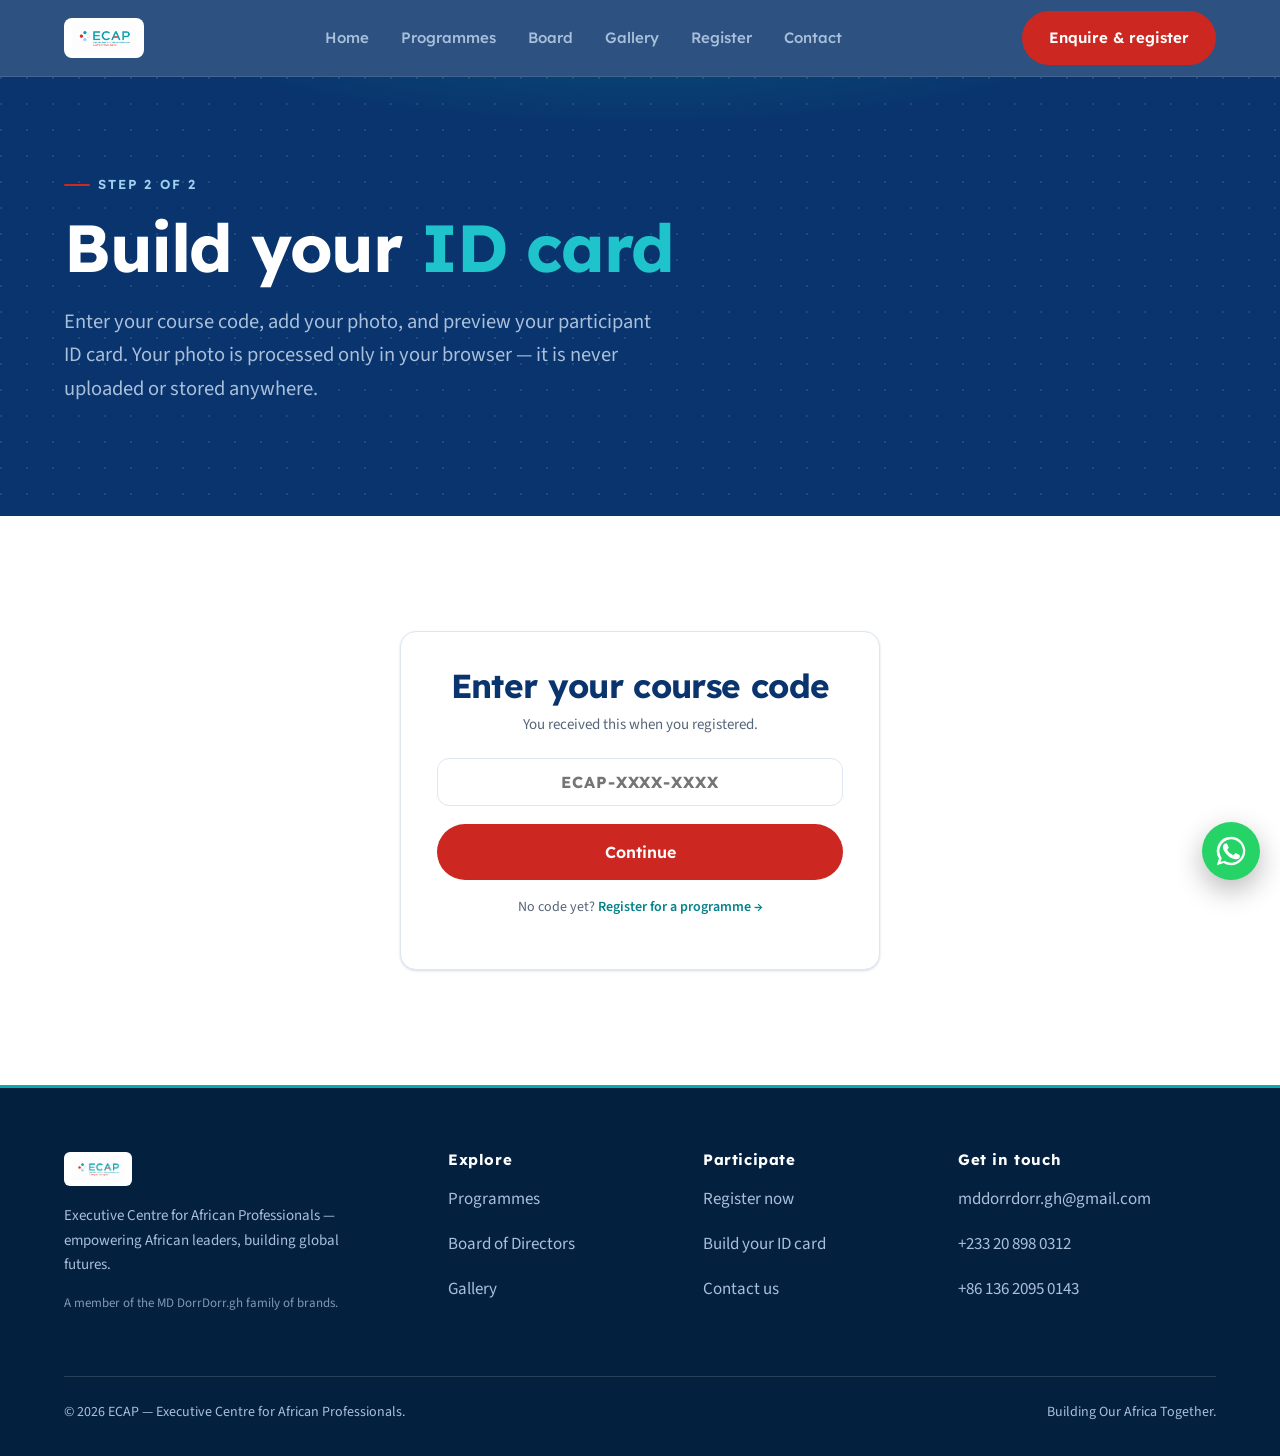
<file: id-card.html>
<!DOCTYPE html>
<html lang="en">
<head>
<meta charset="UTF-8" />
<meta name="viewport" content="width=device-width, initial-scale=1.0" />
<title>Build Your ID Card — ECAP</title>
<meta name="description" content="Enter your ECAP course code to build your participant ID card." />
<link rel="preconnect" href="https://fonts.googleapis.com" />
<link rel="preconnect" href="https://fonts.gstatic.com" crossorigin />
<link href="https://fonts.googleapis.com/css2?family=Lexend:wght@300;400;500;600;700;800&family=Source+Sans+3:wght@300;400;500;600;700&display=swap" rel="stylesheet" />
<link rel="stylesheet" href="css/styles.css" />
<link rel="canonical" href="https://ecap.mddorrdorrgh.org/id-card.html" />
<meta name="robots" content="noindex" />
<style>
  .send-discreet{display:inline-flex;align-items:center;gap:6px;font-size:13px;color:var(--fg-muted);text-decoration:underline;text-underline-offset:3px;cursor:pointer;background:none;border:0;padding:4px;}
  .send-discreet:hover{color:var(--teal-dark);}
  .photo-drop{display:block;border:2px dashed var(--border);border-radius:14px;padding:24px;text-align:center;cursor:pointer;transition:border-color .2s, background .2s;}
  .photo-drop:hover{border-color:var(--teal);background:color-mix(in srgb, var(--teal) 5%, #fff);}
  .photo-drop svg{width:28px;height:28px;color:var(--fg-muted);margin-bottom:8px;}

  /* Photo position/zoom editor */
  .photo-stage{
    width:220px;height:220px;margin-inline:auto;border-radius:50%;overflow:hidden;position:relative;
    background:var(--sand);border:3px solid var(--border);cursor:grab;touch-action:none;box-shadow:var(--shadow-sm);
  }
  .photo-stage.dragging{cursor:grabbing;border-color:var(--teal);}
  .photo-stage img{position:absolute;left:0;top:0;user-select:none;-webkit-user-drag:none;pointer-events:none;}
  .zoom-row{display:flex;align-items:center;gap:12px;color:var(--fg-muted);padding:0 4px;}
  .zoom-row input[type="range"]{flex:1;accent-color:var(--teal);height:6px;}
</style>
</head>
<body>

<header class="site-header">
  <div class="container nav">
    <a href="index.html" class="nav-logo" aria-label="ECAP home"><img src="assets/logos/ecap-logo.png" alt="ECAP" style="height:40px;width:auto;background:#fff;border-radius:8px;padding:4px 8px;" /></a>
    <nav class="nav-links" aria-label="Primary">
      <a href="index.html">Home</a>
      <a href="programmes.html">Programmes</a>
      <a href="board.html">Board</a>
      <a href="gallery.html">Gallery</a>
      <a href="register.html">Register</a>
      <a href="contact.html">Contact</a>
    </nav>
    <div class="nav-cta"><a href="register.html" class="btn btn-red">Enquire &amp; register</a></div>
    <button class="nav-toggle" aria-label="Open menu" aria-expanded="false" aria-controls="mobileMenu"><svg width="26" height="26" viewBox="0 0 24 24" fill="none" stroke="currentColor" stroke-width="2" stroke-linecap="round"><path d="M4 6h16M4 12h16M4 18h16"/></svg></button>
  </div>
  <div class="mobile-menu" id="mobileMenu">
    <a href="index.html">Home</a>
    <a href="programmes.html">Programmes</a>
    <a href="board.html">Board of Directors</a>
    <a href="gallery.html">Gallery</a>
    <a href="register.html">Register</a>
    <a href="contact.html">Contact</a>
    <a href="register.html" class="btn btn-red">Enquire &amp; register</a>
  </div>
</header>

<main>

<section class="on-dark hero-glow pattern-adinkra" style="position:relative;overflow:hidden;">
  <div class="container" style="padding-block:clamp(56px,7vw,96px);position:relative;z-index:2;">
    <div class="maxw-720">
      <span class="eyebrow reveal">Step 2 of 2</span>
      <h1 class="h-xl reveal" data-delay="1" style="margin:16px 0 0;">Build your <span style="color:var(--teal-bright);">ID card</span></h1>
      <p class="lead reveal" data-delay="2" style="margin-top:20px;max-width:600px;">
        Enter your course code, add your photo, and preview your participant ID card. Your photo is
        processed only in your browser — it is never uploaded or stored anywhere.
      </p>
    </div>
  </div>
</section>

<!-- STEP A: CODE ENTRY -->
<section class="section" id="codeStep">
  <div class="container">
    <div class="card reveal" style="max-width:480px;margin-inline:auto;padding:clamp(24px,3vw,36px);text-align:center;">
      <h2 class="h-md" style="margin:0 0 8px;">Enter your course code</h2>
      <p style="color:var(--fg-muted);margin:0 0 20px;font-size:15px;">You received this when you registered.</p>
      <div class="field" style="text-align:left;">
        <input type="text" id="codeInput" placeholder="ECAP-XXXX-XXXX" style="text-align:center;font-family:'Lexend';font-weight:700;letter-spacing:.06em;text-transform:uppercase;" />
      </div>
      <p id="codeError" style="color:var(--red-dark);font-size:14px;margin:0 0 14px;display:none;"></p>
      <button id="codeSubmit" class="btn btn-red btn-lg" style="width:100%;">Continue</button>
      <p style="margin-top:16px;font-size:14px;color:var(--fg-muted);">No code yet? <a href="register.html" style="color:var(--teal-dark);font-weight:600;">Register for a programme →</a></p>
    </div>
  </div>
</section>

<!-- STEP B: CARD BUILDER -->
<section class="section bg-sand" id="builderStep" style="display:none;">
  <div class="container">
    <div class="grid grid-2" style="gap:48px;align-items:start;">

      <!-- Controls -->
      <div class="card reveal" style="padding:clamp(24px,3vw,32px);">
        <h2 class="h-md" style="margin:0 0 18px;">Your details</h2>
        <div id="detailsSummary" style="font-size:14px;color:var(--fg-muted);margin-bottom:22px;line-height:1.8;"></div>

        <label class="photo-drop" for="photoInput" id="photoDropZone">
          <svg viewBox="0 0 24 24" fill="none" stroke="currentColor" stroke-width="1.6" stroke-linecap="round" stroke-linejoin="round"><rect x="3" y="3" width="18" height="18" rx="2"/><circle cx="8.5" cy="8.5" r="1.5"/><path d="M21 15l-5-5L5 21"/></svg>
          <div style="font-family:'Lexend';font-weight:600;color:var(--navy);font-size:15px;">Upload your photo</div>
          <div style="font-size:13px;color:var(--fg-muted);margin-top:4px;">JPG or PNG — processed in your browser only</div>
        </label>
        <input type="file" id="photoInput" accept="image/*" style="display:none;" />

        <!-- Position / zoom editor — only shown once a photo is chosen -->
        <div id="photoEditor" style="display:none;">
          <p style="font-family:'Lexend';font-weight:600;color:var(--navy);font-size:14px;margin:0 0 10px;">Position your photo</p>
          <div class="photo-stage" id="photoStage">
            <img id="stageImg" alt="" draggable="false" />
          </div>
          <p style="font-size:12.5px;color:var(--fg-muted);text-align:center;margin:8px 0 14px;">Drag to reposition · use the slider to zoom</p>
          <div class="zoom-row">
            <svg width="16" height="16" viewBox="0 0 24 24" fill="none" stroke="currentColor" stroke-width="2" stroke-linecap="round"><circle cx="11" cy="11" r="7"/><path d="M21 21l-4.3-4.3"/></svg>
            <input type="range" id="zoomSlider" min="100" max="300" value="100" />
            <svg width="20" height="20" viewBox="0 0 24 24" fill="none" stroke="currentColor" stroke-width="2" stroke-linecap="round"><circle cx="11" cy="11" r="7"/><path d="M21 21l-4.3-4.3M11 8v6M8 11h6"/></svg>
          </div>
          <div class="flex gap-s" style="margin-top:4px;">
            <button type="button" id="changePhotoBtn" class="btn btn-ghost" style="flex:1;font-size:14px;padding:11px 16px;">Change photo</button>
            <button type="button" id="removePhotoBtn" class="btn btn-ghost" style="flex:1;font-size:14px;padding:11px 16px;color:var(--red-dark);border-color:var(--red);">Remove</button>
          </div>
        </div>

        <button id="flipBtn" class="btn btn-ghost mt-m" style="width:100%;">Flip card (see back)</button>

        <button id="sendLink" class="btn btn-red btn-lg mt-s" type="button" style="width:100%;">
          <svg width="18" height="18" viewBox="0 0 24 24" fill="none" stroke="currentColor" stroke-width="2" stroke-linecap="round" stroke-linejoin="round"><path d="M22 2 11 13M22 2l-7 20-4-9-9-4 20-7z"/></svg>
          Send final card to ECAP for printing
        </button>
        <p style="font-size:12.5px;color:var(--fg-muted);margin-top:8px;text-align:center;">Delivered to <a href="mailto:mddorrdorr.gh@gmail.com" style="color:var(--teal-dark);font-weight:600;">mddorrdorr.gh@gmail.com</a> for printing once your attendance is confirmed.</p>
        <p id="sendStatus" style="font-size:13px;color:var(--fg-muted);margin-top:8px;display:none;text-align:center;"></p>

        <div class="mt-m" style="text-align:center;">
          <button id="downloadBtn" class="send-discreet" type="button">
            <svg width="14" height="14" viewBox="0 0 24 24" fill="none" stroke="currentColor" stroke-width="2" stroke-linecap="round" stroke-linejoin="round"><path d="M21 15v4a2 2 0 01-2 2H5a2 2 0 01-2-2v-4M7 10l5 5 5-5M12 15V3"/></svg>
            Download my card instead
          </button>
        </div>
      </div>

      <!-- Preview -->
      <div class="reveal" data-delay="1" style="display:flex;flex-direction:column;align-items:center;gap:18px;">
        <div class="id-card" id="idCard">
          <div class="id-card-inner">
            <div class="id-card-face id-card-front" id="frontMount" aria-label="Front of participant card"></div>
            <div class="id-card-face id-card-back" id="backMount" aria-label="Back of participant card"></div>
          </div>
        </div>
        <p id="layoutWarning" style="font-size:13px;color:var(--red-dark);text-align:center;max-width:320px;display:none;"></p>
        <p style="font-size:13px;color:var(--fg-muted);text-align:center;max-width:320px;">This is a live preview. Click "Flip card" to check the back before downloading or sending.</p>
      </div>

    </div>
  </div>
</section>

</main>

<footer class="site-footer">
  <div class="container">
    <div class="footer-grid">
      <div>
        <img src="assets/logos/ecap-logo.png" alt="ECAP" style="height:34px;width:auto;background:#fff;border-radius:6px;padding:4px 8px;margin-bottom:18px;" />
        <p style="max-width:320px;font-size:15px;">Executive Centre for African Professionals — empowering African leaders, building global futures.</p>
        <p style="max-width:320px;font-size:13px;margin-top:10px;opacity:.75;">A member of the <a href="https://mddorrdorrgh.org" target="_blank" rel="noopener">MD DorrDorr.gh</a> family of brands.</p>
      </div>
      <div><h4>Explore</h4><p><a href="programmes.html">Programmes</a></p><p><a href="board.html">Board of Directors</a></p><p><a href="gallery.html">Gallery</a></p></div>
      <div><h4>Participate</h4><p><a href="register.html">Register now</a></p><p><a href="id-card.html">Build your ID card</a></p><p><a href="contact.html">Contact us</a></p></div>
      <div><h4>Get in touch</h4><p><a href="mailto:mddorrdorr.gh@gmail.com">mddorrdorr.gh@gmail.com</a></p><p style="margin-top:10px;"><a href="tel:+233208980312">+233 20 898 0312</a></p><p><a href="tel:+8613620950143">+86 136 2095 0143</a></p></div>
    </div>
    <div class="footer-bottom">
      <span>© <span id="year">2026</span> ECAP — Executive Centre for African Professionals.</span>
      <span>Building Our Africa Together.</span>
    </div>
  </div>
</footer>

<canvas id="renderCanvas" width="640" height="1010" style="display:none;"></canvas>

<a href="https://wa.me/233208980312?text=Hello%20ECAP%2C%20I%27d%20like%20to%20make%20an%20enquiry." class="wa-float" target="_blank" rel="noopener" aria-label="Chat with us on WhatsApp"><svg viewBox="0 0 24 24"><path d="M12 2a10 10 0 00-8.5 15.3L2 22l4.8-1.5A10 10 0 1012 2zm0 18.3c-1.5 0-3-.4-4.3-1.2l-.3-.2-2.8.9.9-2.8-.2-.3A8.3 8.3 0 1112 20.3zM17.5 14.4c-.3-.1-1.7-.8-1.9-.9-.3-.1-.5-.1-.7.2-.2.3-.7.8-.9 1-.2.2-.3.2-.6.1-.3-.2-1.2-.5-2.3-1.4-.9-.8-1.4-1.7-1.6-2-.2-.3 0-.5.1-.6l.4-.5c.1-.2.2-.3.3-.5.1-.2 0-.4 0-.5l-.9-2.1c-.2-.6-.5-.5-.7-.5h-.6c-.2 0-.5.1-.8.4-.3.3-1 1-1 2.4s1.1 2.8 1.2 3c.1.2 2.1 3.3 5.1 4.6.7.3 1.3.5 1.7.6.7.2 1.4.2 1.9.1.6-.1 1.7-.7 1.9-1.3.2-.6.2-1.2.2-1.3-.1-.2-.3-.2-.6-.4z"/></svg></a>
<script src="js/courses.js"></script>
<script src="js/registration.js"></script>
<script src="js/logo-data.js"></script>
<script src="js/card-renderer.js"></script>
<script src="js/main.js"></script>
<script src="js/id-card-builder.js"></script>
</body>
</html>
</file>
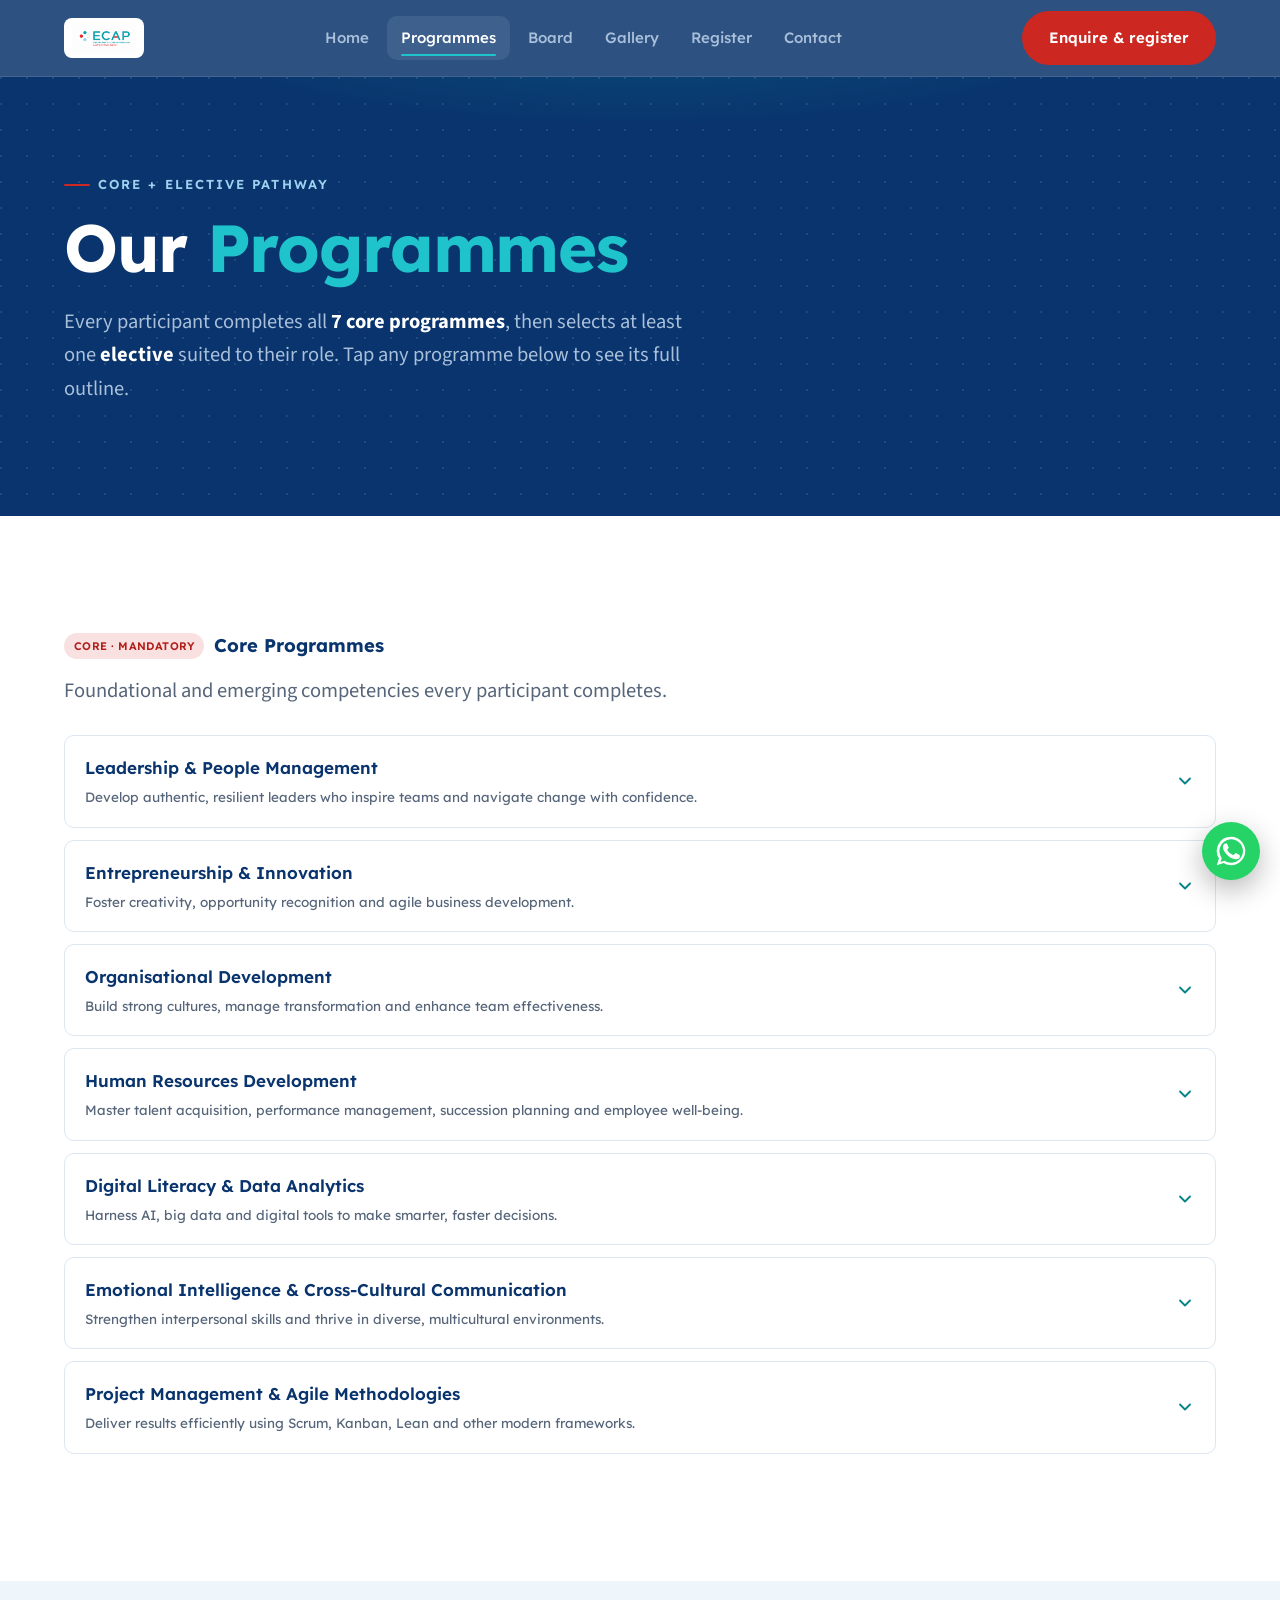
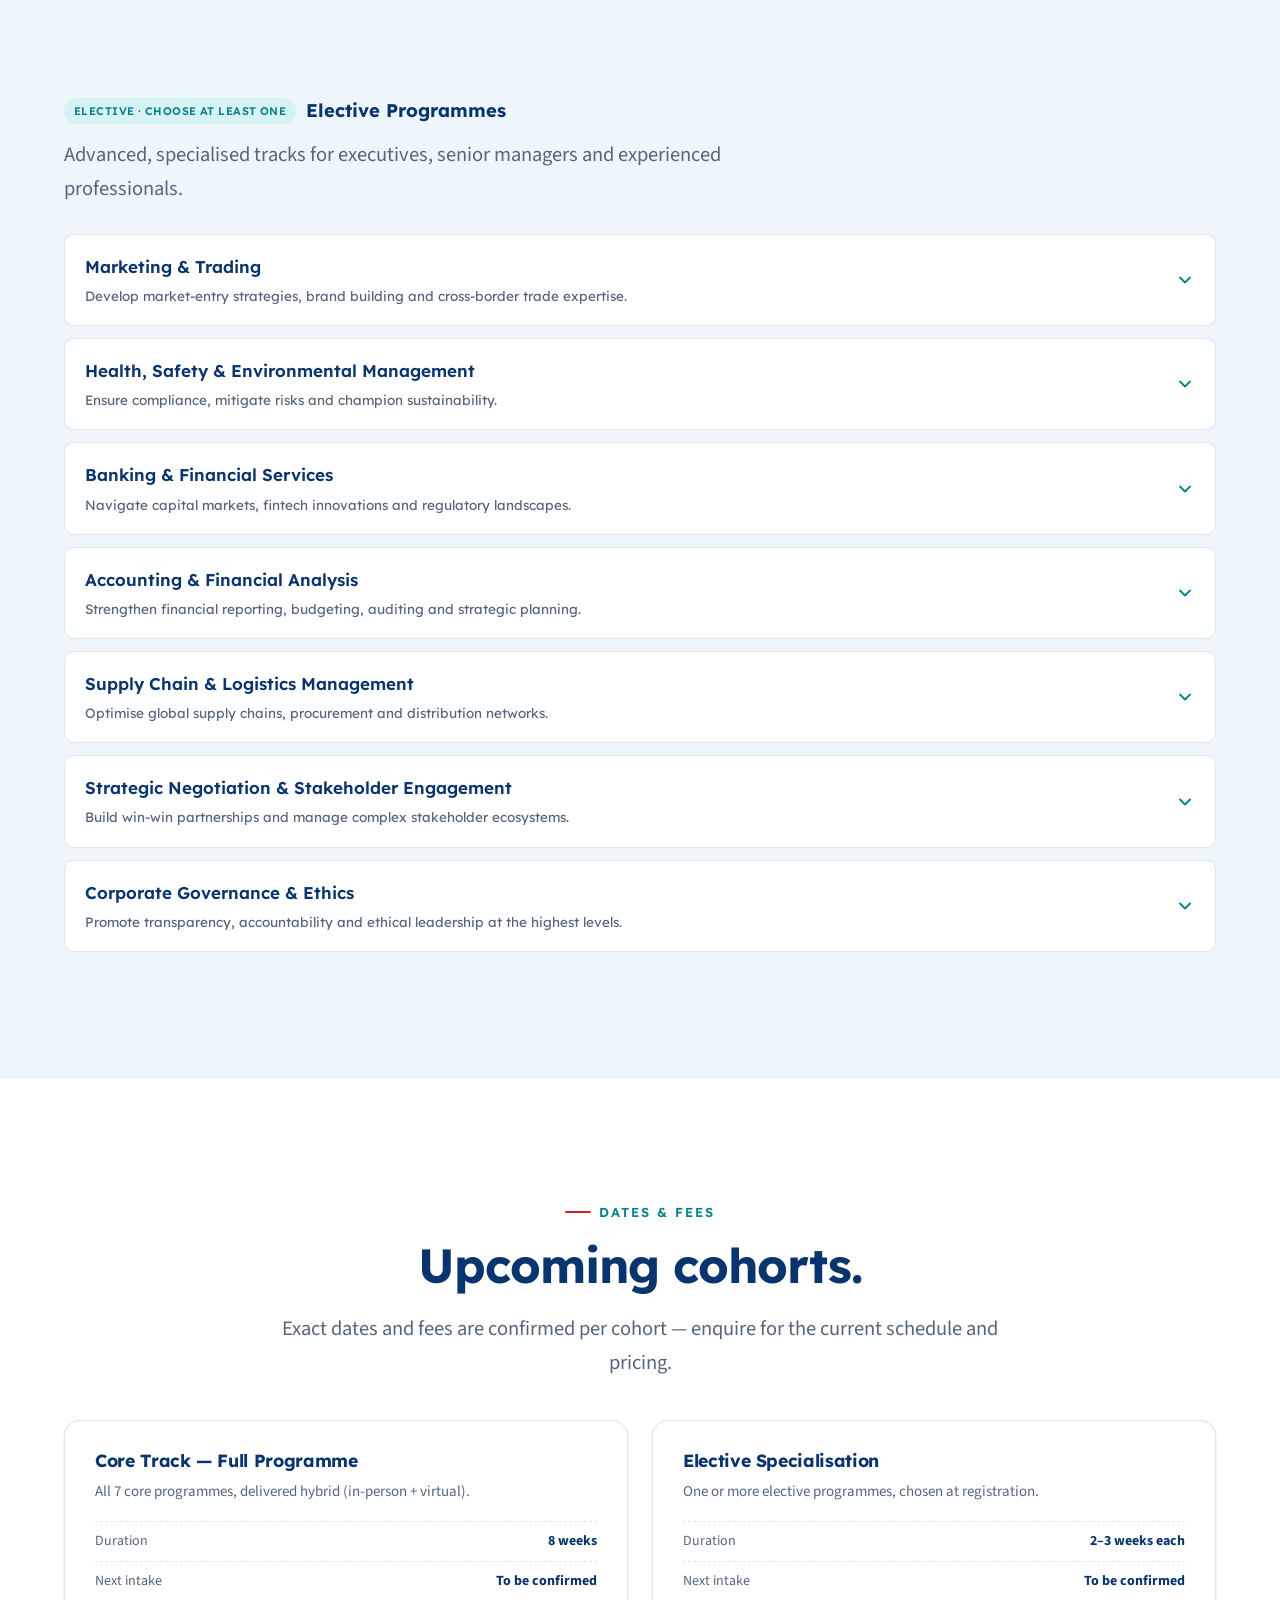
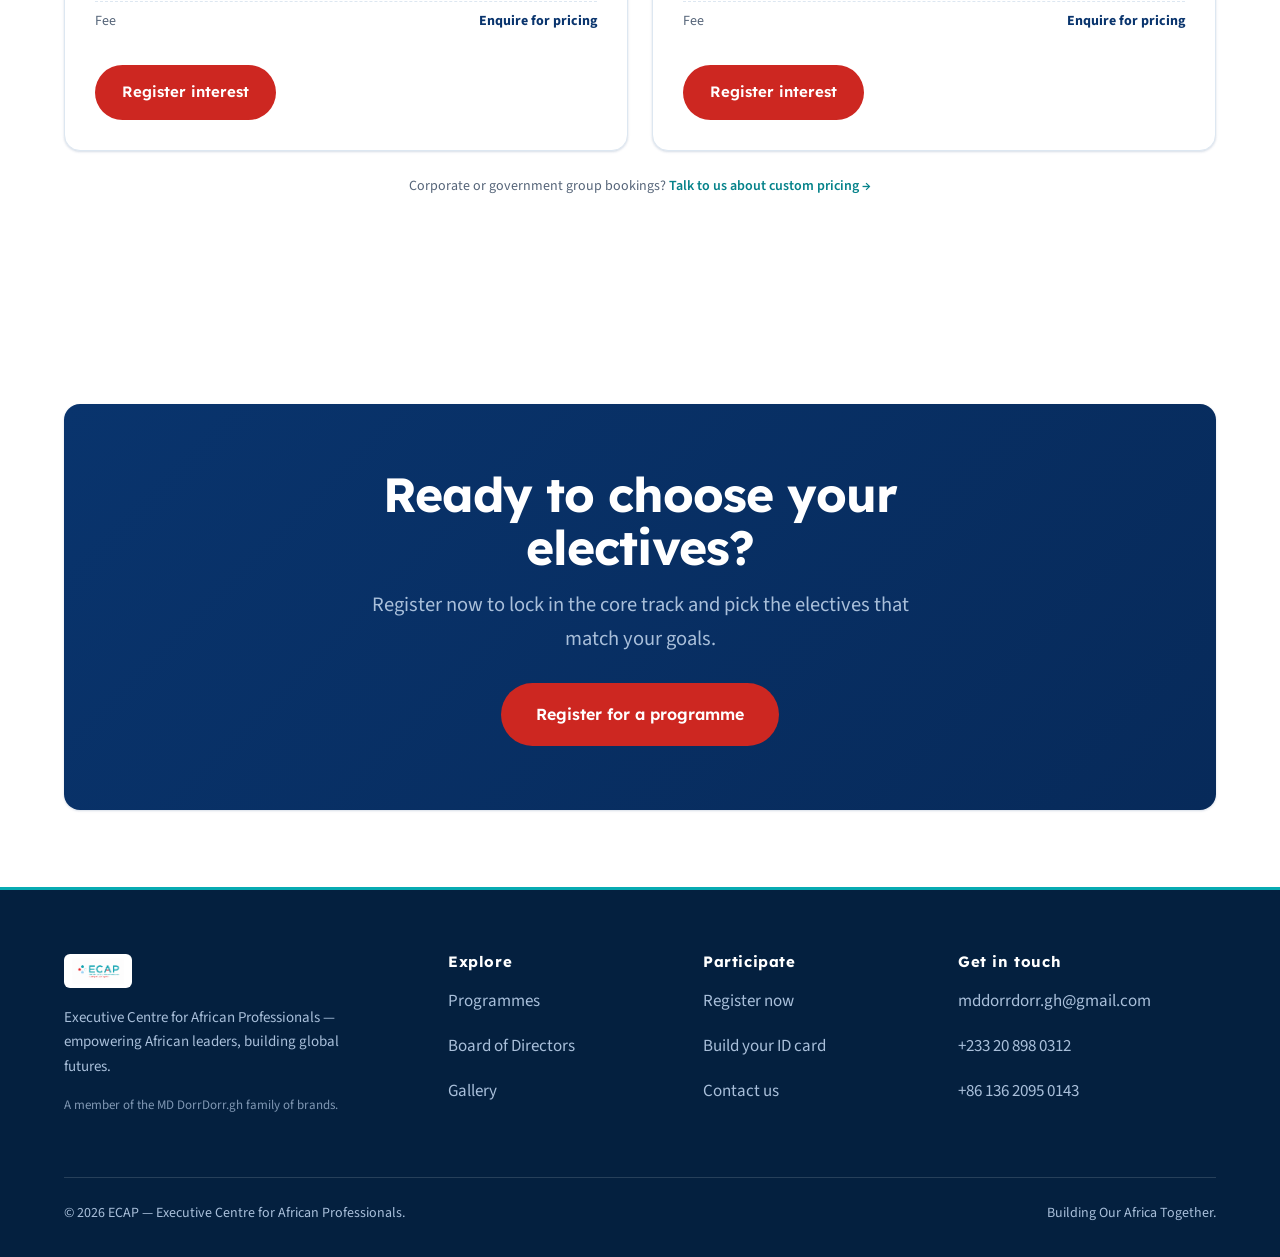
<file: programmes.html>
<!DOCTYPE html>
<html lang="en">
<head>
<meta charset="UTF-8" />
<meta name="viewport" content="width=device-width, initial-scale=1.0" />
<title>Programmes — ECAP</title>
<meta name="description" content="14 core and elective executive education programmes from ECAP, the Executive Centre for African Professionals." />
<link rel="preconnect" href="https://fonts.googleapis.com" />
<link rel="preconnect" href="https://fonts.gstatic.com" crossorigin />
<link href="https://fonts.googleapis.com/css2?family=Lexend:wght@300;400;500;600;700;800&family=Source+Sans+3:wght@300;400;500;600;700&display=swap" rel="stylesheet" />
<link rel="stylesheet" href="css/styles.css" />
<link rel="canonical" href="https://ecap.mddorrdorrgh.org/programmes.html" />
</head>
<body>

<header class="site-header">
  <div class="container nav">
    <a href="index.html" class="nav-logo" aria-label="ECAP home"><img src="assets/logos/ecap-logo.png" alt="ECAP" style="height:40px;width:auto;background:#fff;border-radius:8px;padding:4px 8px;" /></a>
    <nav class="nav-links" aria-label="Primary">
      <a href="index.html">Home</a>
      <a href="programmes.html" class="active">Programmes</a>
      <a href="board.html">Board</a>
      <a href="gallery.html">Gallery</a>
      <a href="register.html">Register</a>
      <a href="contact.html">Contact</a>
    </nav>
    <div class="nav-cta"><a href="register.html" class="btn btn-red">Enquire &amp; register</a></div>
    <button class="nav-toggle" aria-label="Open menu" aria-expanded="false" aria-controls="mobileMenu"><svg width="26" height="26" viewBox="0 0 24 24" fill="none" stroke="currentColor" stroke-width="2" stroke-linecap="round"><path d="M4 6h16M4 12h16M4 18h16"/></svg></button>
  </div>
  <div class="mobile-menu" id="mobileMenu">
    <a href="index.html">Home</a>
    <a href="programmes.html">Programmes</a>
    <a href="board.html">Board of Directors</a>
    <a href="gallery.html">Gallery</a>
    <a href="register.html">Register</a>
    <a href="contact.html">Contact</a>
    <a href="register.html" class="btn btn-red">Enquire &amp; register</a>
  </div>
</header>

<main>

<section class="on-dark hero-glow pattern-adinkra" style="position:relative;overflow:hidden;">
  <div class="container" style="padding-block:clamp(56px,7vw,96px);position:relative;z-index:2;">
    <div class="maxw-720">
      <span class="eyebrow reveal">Core + elective pathway</span>
      <h1 class="h-xl reveal" data-delay="1" style="margin:16px 0 0;">Our <span style="color:var(--teal-bright);">Programmes</span></h1>
      <p class="lead reveal" data-delay="2" style="margin-top:20px;max-width:620px;">
        Every participant completes all <strong style="color:#fff;">7 core programmes</strong>, then selects
        at least one <strong style="color:#fff;">elective</strong> suited to their role. Tap any programme
        below to see its full outline.
      </p>
    </div>
  </div>
</section>

<!-- CORE -->
<section class="section" id="core">
  <div class="container">
    <div class="course-group-label"><span class="course-pill core">CORE · MANDATORY</span> Core Programmes</div>
    <p class="lead" style="margin:-6px 0 28px;max-width:680px;">Foundational and emerging competencies every participant completes.</p>
    <div id="coreList"></div>
  </div>
</section>

<!-- ELECTIVE -->
<section class="section bg-sand" id="elective">
  <div class="container">
    <div class="course-group-label"><span class="course-pill elective">ELECTIVE · CHOOSE AT LEAST ONE</span> Elective Programmes</div>
    <p class="lead" style="margin:-6px 0 28px;max-width:680px;">Advanced, specialised tracks for executives, senior managers and experienced professionals.</p>
    <div id="electiveList"></div>
  </div>
</section>

<!-- COHORTS / PRICING -->
<section class="section" id="cohorts">
  <div class="container">
    <div class="center maxw-720 mx-auto reveal">
      <span class="eyebrow" style="justify-content:center;">Dates &amp; fees</span>
      <h2 class="h-lg" style="margin:16px 0 14px;">Upcoming cohorts.</h2>
      <p class="lead">Exact dates and fees are confirmed per cohort — enquire for the current schedule and pricing.</p>
    </div>
    <div class="grid grid-2" style="margin-top:40px;">
      <div class="card reveal">
        <h3 style="font-family:'Lexend';font-size:1.1rem;margin:0 0 10px;">Core Track — Full Programme</h3>
        <p style="color:var(--fg-muted);font-size:15px;margin:0 0 16px;">All 7 core programmes, delivered hybrid (in-person + virtual).</p>
        <div style="display:flex;justify-content:space-between;font-size:14px;color:var(--fg-muted);padding:8px 0;border-top:1px dashed var(--border);"><span>Duration</span><b style="color:var(--navy);">8 weeks</b></div>
        <div style="display:flex;justify-content:space-between;font-size:14px;color:var(--fg-muted);padding:8px 0;border-top:1px dashed var(--border);"><span>Next intake</span><b style="color:var(--navy);">To be confirmed</b></div>
        <div style="display:flex;justify-content:space-between;font-size:14px;color:var(--fg-muted);padding:8px 0;border-top:1px dashed var(--border);"><span>Fee</span><b style="color:var(--navy);">Enquire for pricing</b></div>
        <a href="register.html" class="btn btn-red mt-m">Register interest</a>
      </div>
      <div class="card reveal" data-delay="1">
        <h3 style="font-family:'Lexend';font-size:1.1rem;margin:0 0 10px;">Elective Specialisation</h3>
        <p style="color:var(--fg-muted);font-size:15px;margin:0 0 16px;">One or more elective programmes, chosen at registration.</p>
        <div style="display:flex;justify-content:space-between;font-size:14px;color:var(--fg-muted);padding:8px 0;border-top:1px dashed var(--border);"><span>Duration</span><b style="color:var(--navy);">2–3 weeks each</b></div>
        <div style="display:flex;justify-content:space-between;font-size:14px;color:var(--fg-muted);padding:8px 0;border-top:1px dashed var(--border);"><span>Next intake</span><b style="color:var(--navy);">To be confirmed</b></div>
        <div style="display:flex;justify-content:space-between;font-size:14px;color:var(--fg-muted);padding:8px 0;border-top:1px dashed var(--border);"><span>Fee</span><b style="color:var(--navy);">Enquire for pricing</b></div>
        <a href="register.html" class="btn btn-red mt-m">Register interest</a>
      </div>
    </div>
    <p class="center" style="margin-top:24px;color:var(--fg-muted);font-size:14px;">Corporate or government group bookings? <a href="contact.html" class="gold" style="font-weight:600;">Talk to us about custom pricing →</a></p>
  </div>
</section>

<section class="section-tight">
  <div class="container">
    <div class="card reveal" style="background:linear-gradient(135deg,var(--navy),var(--navy-deep));border:0;padding:clamp(36px,5vw,64px);text-align:center;">
      <h2 class="h-lg" style="color:#fff;max-width:640px;margin:0 auto 14px;">Ready to choose your electives?</h2>
      <p class="lead" style="color:var(--fg-on-dark-muted);max-width:560px;margin:0 auto 28px;">Register now to lock in the core track and pick the electives that match your goals.</p>
      <a href="register.html" class="btn btn-red btn-lg">Register for a programme</a>
    </div>
  </div>
</section>

</main>

<footer class="site-footer">
  <div class="container">
    <div class="footer-grid">
      <div>
        <img src="assets/logos/ecap-logo.png" alt="ECAP" style="height:34px;width:auto;background:#fff;border-radius:6px;padding:4px 8px;margin-bottom:18px;" />
        <p style="max-width:320px;font-size:15px;">Executive Centre for African Professionals — empowering African leaders, building global futures.</p>
        <p style="max-width:320px;font-size:13px;margin-top:10px;opacity:.75;">A member of the <a href="https://mddorrdorrgh.org" target="_blank" rel="noopener">MD DorrDorr.gh</a> family of brands.</p>
      </div>
      <div><h4>Explore</h4><p><a href="programmes.html">Programmes</a></p><p><a href="board.html">Board of Directors</a></p><p><a href="gallery.html">Gallery</a></p></div>
      <div><h4>Participate</h4><p><a href="register.html">Register now</a></p><p><a href="id-card.html">Build your ID card</a></p><p><a href="contact.html">Contact us</a></p></div>
      <div><h4>Get in touch</h4><p><a href="mailto:mddorrdorr.gh@gmail.com">mddorrdorr.gh@gmail.com</a></p><p style="margin-top:10px;"><a href="tel:+233208980312">+233 20 898 0312</a></p><p><a href="tel:+8613620950143">+86 136 2095 0143</a></p></div>
    </div>
    <div class="footer-bottom">
      <span>© <span id="year">2026</span> ECAP — Executive Centre for African Professionals.</span>
      <span>Building Our Africa Together.</span>
    </div>
  </div>
</footer>

<a href="https://wa.me/233208980312?text=Hello%20ECAP%2C%20I%27d%20like%20to%20make%20an%20enquiry." class="wa-float" target="_blank" rel="noopener" aria-label="Chat with us on WhatsApp"><svg viewBox="0 0 24 24"><path d="M12 2a10 10 0 00-8.5 15.3L2 22l4.8-1.5A10 10 0 1012 2zm0 18.3c-1.5 0-3-.4-4.3-1.2l-.3-.2-2.8.9.9-2.8-.2-.3A8.3 8.3 0 1112 20.3zM17.5 14.4c-.3-.1-1.7-.8-1.9-.9-.3-.1-.5-.1-.7.2-.2.3-.7.8-.9 1-.2.2-.3.2-.6.1-.3-.2-1.2-.5-2.3-1.4-.9-.8-1.4-1.7-1.6-2-.2-.3 0-.5.1-.6l.4-.5c.1-.2.2-.3.3-.5.1-.2 0-.4 0-.5l-.9-2.1c-.2-.6-.5-.5-.7-.5h-.6c-.2 0-.5.1-.8.4-.3.3-1 1-1 2.4s1.1 2.8 1.2 3c.1.2 2.1 3.3 5.1 4.6.7.3 1.3.5 1.7.6.7.2 1.4.2 1.9.1.6-.1 1.7-.7 1.9-1.3.2-.6.2-1.2.2-1.3-.1-.2-.3-.2-.6-.4z"/></svg></a>
<script src="js/courses.js"></script>
<script>
  function renderCourses(group, mountId) {
    const mount = document.getElementById(mountId);
    ECAP_COURSES.filter(c => c.group === group).forEach(function (c, i) {
      const d = document.createElement("details");
      d.className = "course-item reveal";
      if (i % 3 === 1) d.setAttribute("data-delay", "1");
      if (i % 3 === 2) d.setAttribute("data-delay", "2");
      d.innerHTML =
        '<summary>' +
          '<span>' + c.title + '<div style="font-weight:400;color:var(--fg-muted);font-size:13.5px;margin-top:4px;">' + c.summary + '</div></span>' +
          '<svg class="chev" width="20" height="20" viewBox="0 0 24 24" fill="none" stroke="currentColor" stroke-width="2.2" stroke-linecap="round" stroke-linejoin="round"><path d="M6 9l6 6 6-6"/></svg>' +
        '</summary>' +
        '<div class="course-body"><strong style="color:var(--navy);">Course outline</strong><ul>' +
          c.outline.map(function (o) { return "<li>" + o + "</li>"; }).join("") +
        '</ul></div>';
      mount.appendChild(d);
    });
  }
  renderCourses("core", "coreList");
  renderCourses("elective", "electiveList");
  // main.js (loaded next) scans .reveal on load, so dynamically inserted
  // course items above are picked up automatically — no extra wiring needed.
</script>
<script src="js/main.js"></script>
</body>
</html>
</file>
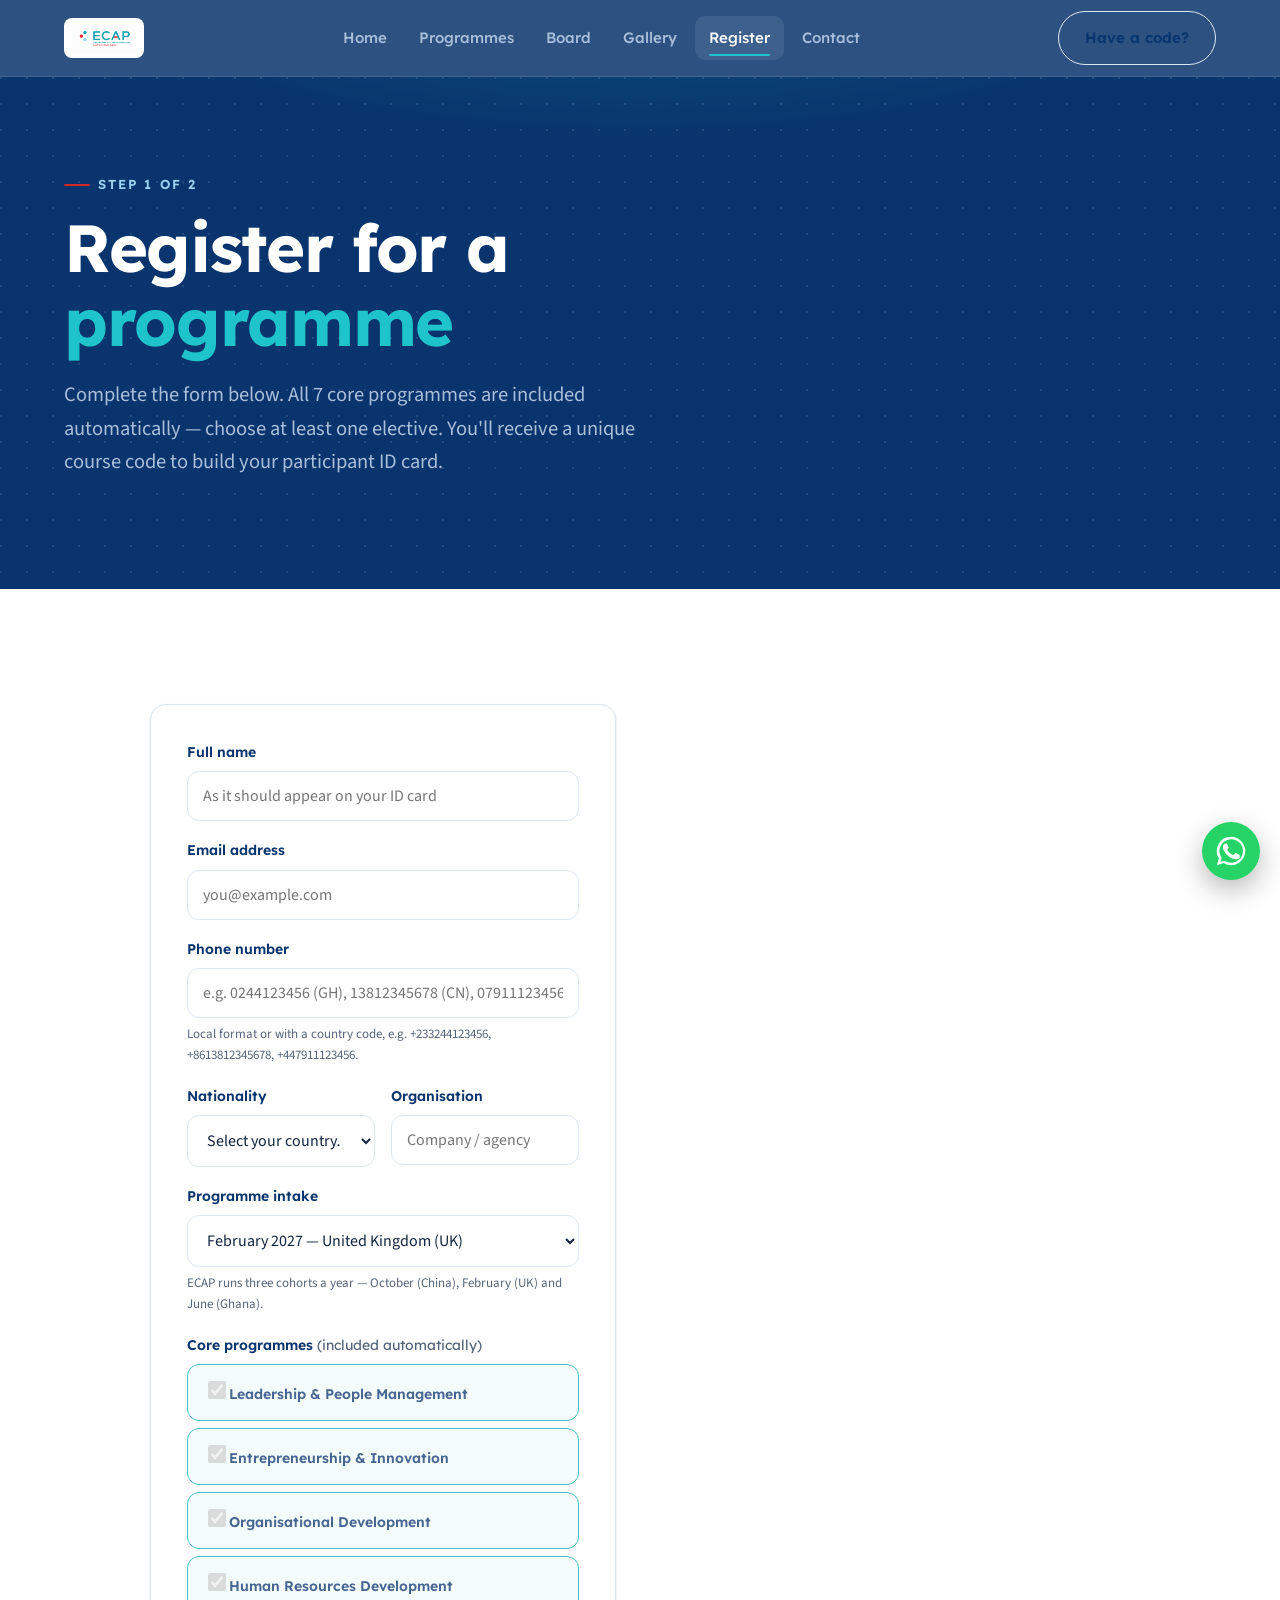
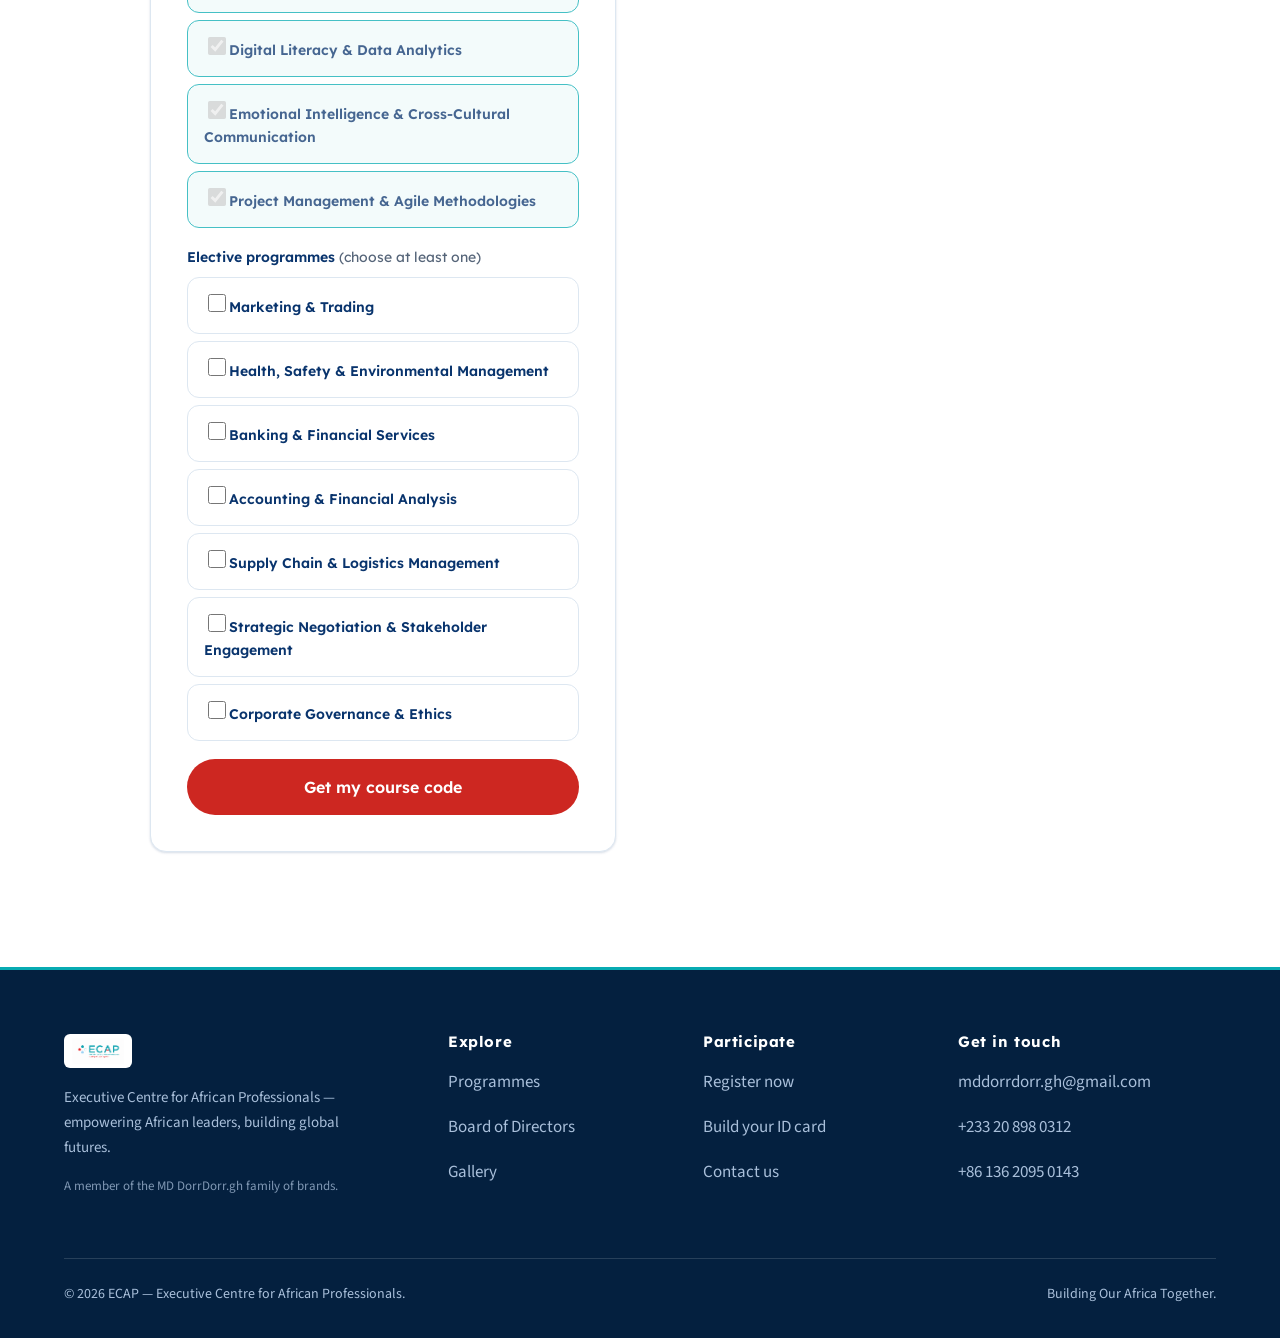
<file: register.html>
<!DOCTYPE html>
<html lang="en">
<head>
<meta charset="UTF-8" />
<meta name="viewport" content="width=device-width, initial-scale=1.0" />
<title>Register — ECAP</title>
<meta name="description" content="Register for an ECAP programme: complete the 7 core programmes and choose your electives, then receive your unique course code." />
<link rel="preconnect" href="https://fonts.googleapis.com" />
<link rel="preconnect" href="https://fonts.gstatic.com" crossorigin />
<link href="https://fonts.googleapis.com/css2?family=Lexend:wght@300;400;500;600;700;800&family=Source+Sans+3:wght@300;400;500;600;700&display=swap" rel="stylesheet" />
<link rel="stylesheet" href="css/styles.css" />
<link rel="canonical" href="https://ecap.mddorrdorrgh.org/register.html" />
</head>
<body>

<header class="site-header">
  <div class="container nav">
    <a href="index.html" class="nav-logo" aria-label="ECAP home"><img src="assets/logos/ecap-logo.png" alt="ECAP" style="height:40px;width:auto;background:#fff;border-radius:8px;padding:4px 8px;" /></a>
    <nav class="nav-links" aria-label="Primary">
      <a href="index.html">Home</a>
      <a href="programmes.html">Programmes</a>
      <a href="board.html">Board</a>
      <a href="gallery.html">Gallery</a>
      <a href="register.html" class="active">Register</a>
      <a href="contact.html">Contact</a>
    </nav>
    <div class="nav-cta"><a href="id-card.html" class="btn btn-ghost">Have a code?</a></div>
    <button class="nav-toggle" aria-label="Open menu" aria-expanded="false" aria-controls="mobileMenu"><svg width="26" height="26" viewBox="0 0 24 24" fill="none" stroke="currentColor" stroke-width="2" stroke-linecap="round"><path d="M4 6h16M4 12h16M4 18h16"/></svg></button>
  </div>
  <div class="mobile-menu" id="mobileMenu">
    <a href="index.html">Home</a>
    <a href="programmes.html">Programmes</a>
    <a href="board.html">Board of Directors</a>
    <a href="gallery.html">Gallery</a>
    <a href="register.html">Register</a>
    <a href="contact.html">Contact</a>
    <a href="id-card.html" class="btn btn-ghost">Have a code? Build ID card</a>
  </div>
</header>

<main>

<section class="on-dark hero-glow pattern-adinkra" style="position:relative;overflow:hidden;">
  <div class="container" style="padding-block:clamp(56px,7vw,96px);position:relative;z-index:2;">
    <div class="maxw-720">
      <span class="eyebrow reveal">Step 1 of 2</span>
      <h1 class="h-xl reveal" data-delay="1" style="margin:16px 0 0;">Register for a <span style="color:var(--teal-bright);">programme</span></h1>
      <p class="lead reveal" data-delay="2" style="margin-top:20px;max-width:600px;">
        Complete the form below. All 7 core programmes are included automatically — choose at least
        one elective. You'll receive a unique course code to build your participant ID card.
      </p>
    </div>
  </div>
</section>

<section class="section">
  <div class="container">
    <div class="grid grid-2" style="gap:48px;align-items:start;max-width:980px;margin-inline:auto;">

      <!-- FORM -->
      <div class="card reveal" id="regFormWrap" style="padding:clamp(24px,3vw,36px);">
        <form id="registerForm" novalidate>
          <div class="field">
            <label for="fullName">Full name</label>
            <input type="text" id="fullName" required placeholder="As it should appear on your ID card" />
            <p class="field-error" id="fullNameError">Please enter your full name.</p>
          </div>
          <div class="field">
            <label for="email">Email address</label>
            <input type="email" id="email" required placeholder="you@example.com" />
            <p class="field-error" id="emailError">Please enter a valid email address.</p>
          </div>
          <div class="field">
            <label for="phone">Phone number</label>
            <input type="tel" id="phone" required placeholder="e.g. 0244123456 (GH), 13812345678 (CN), 07911123456 (UK)" />
            <p class="hint">Local format or with a country code, e.g. +233244123456, +8613812345678, +447911123456.</p>
            <p class="field-error" id="phoneError">Please enter a valid phone number.</p>
          </div>
          <div class="grid grid-2" style="gap:16px;">
            <div class="field">
              <label for="nationality">Nationality</label>
              <select id="nationality" required>
                <option value="">Select your country…</option>
              </select>
              <p class="field-error" id="nationalityError">Please select your nationality.</p>
            </div>
            <div class="field">
              <label for="organisation">Organisation</label>
              <input type="text" id="organisation" required placeholder="Company / agency" />
              <p class="field-error" id="organisationError">Please enter your organisation.</p>
            </div>
          </div>

          <div class="field">
            <label for="cohort">Programme intake</label>
            <select id="cohort" required></select>
            <p class="hint">ECAP runs three cohorts a year — October (China), February (UK) and June (Ghana).</p>
          </div>

          <div class="field">
            <label>Core programmes <span style="font-weight:400;color:var(--fg-muted);">(included automatically)</span></label>
            <div id="coreCheckList"></div>
          </div>

          <div class="field">
            <label>Elective programmes <span style="font-weight:400;color:var(--fg-muted);">(choose at least one)</span></label>
            <div id="electiveCheckList"></div>
            <p class="hint" id="electiveHint" style="color:var(--red-dark);display:none;">Please select at least one elective programme.</p>
          </div>

          <!-- Bot trap: invisible to people, bots tend to fill it in; the server rejects any request that has it -->
          <div style="position:absolute;left:-9999px;" aria-hidden="true">
            <label>Leave this field empty <input type="text" id="hpCheck" name="hp_check" tabindex="-1" autocomplete="off" /></label>
          </div>

          <p id="formError" role="alert" style="display:none;color:var(--red-dark);font-weight:600;font-size:14px;margin:0 0 14px;text-align:center;"></p>
          <button type="submit" id="submitBtn" class="btn btn-red btn-lg" style="width:100%;">Get my course code</button>
        </form>
      </div>

      <!-- SUCCESS -->
      <div class="card reveal" data-delay="1" id="regSuccess" style="padding:clamp(24px,3vw,36px);display:none;text-align:center;">
        <h2 class="h-md" style="margin:0 0 8px;">You're registered 🎉</h2>
        <p style="color:var(--fg-muted);margin:0 0 20px;">Save this code — you'll need it to build your participant ID card.</p>
        <div class="code-box" id="codeDisplay">ECAP-XXXX-XXXX</div>
        <p id="notifyNote" style="color:var(--fg-muted);font-size:14px;margin:18px 0 22px;">Your registration has been recorded and ECAP has been notified. If you ever lose this code, contact ECAP and we can find it for you.</p>
        <a href="#" id="goToCardBtn" class="btn btn-red btn-lg" style="width:100%;">Build my ID card now</a>
        <button type="button" id="editDetailsBtn" class="send-discreet mt-m" style="margin-inline:auto;">
          <svg width="14" height="14" viewBox="0 0 24 24" fill="none" stroke="currentColor" stroke-width="2" stroke-linecap="round" stroke-linejoin="round"><path d="M12 20h9M16.5 3.5a2.1 2.1 0 013 3L7 19l-4 1 1-4L16.5 3.5z"/></svg>
          Spotted a mistake? Edit my details
        </button>
        <p style="color:var(--fg-muted);font-size:12.5px;margin-top:8px;">Editing and resubmitting issues a new course code — the one above will no longer be used.</p>
      </div>

    </div>
  </div>
</section>

</main>

<footer class="site-footer">
  <div class="container">
    <div class="footer-grid">
      <div>
        <img src="assets/logos/ecap-logo.png" alt="ECAP" style="height:34px;width:auto;background:#fff;border-radius:6px;padding:4px 8px;margin-bottom:18px;" />
        <p style="max-width:320px;font-size:15px;">Executive Centre for African Professionals — empowering African leaders, building global futures.</p>
        <p style="max-width:320px;font-size:13px;margin-top:10px;opacity:.75;">A member of the <a href="https://mddorrdorrgh.org" target="_blank" rel="noopener">MD DorrDorr.gh</a> family of brands.</p>
      </div>
      <div><h4>Explore</h4><p><a href="programmes.html">Programmes</a></p><p><a href="board.html">Board of Directors</a></p><p><a href="gallery.html">Gallery</a></p></div>
      <div><h4>Participate</h4><p><a href="register.html">Register now</a></p><p><a href="id-card.html">Build your ID card</a></p><p><a href="contact.html">Contact us</a></p></div>
      <div><h4>Get in touch</h4><p><a href="mailto:mddorrdorr.gh@gmail.com">mddorrdorr.gh@gmail.com</a></p><p style="margin-top:10px;"><a href="tel:+233208980312">+233 20 898 0312</a></p><p><a href="tel:+8613620950143">+86 136 2095 0143</a></p></div>
    </div>
    <div class="footer-bottom">
      <span>© <span id="year">2026</span> ECAP — Executive Centre for African Professionals.</span>
      <span>Building Our Africa Together.</span>
    </div>
  </div>
</footer>

<a href="https://wa.me/233208980312?text=Hello%20ECAP%2C%20I%27d%20like%20to%20make%20an%20enquiry." class="wa-float" target="_blank" rel="noopener" aria-label="Chat with us on WhatsApp"><svg viewBox="0 0 24 24"><path d="M12 2a10 10 0 00-8.5 15.3L2 22l4.8-1.5A10 10 0 1012 2zm0 18.3c-1.5 0-3-.4-4.3-1.2l-.3-.2-2.8.9.9-2.8-.2-.3A8.3 8.3 0 1112 20.3zM17.5 14.4c-.3-.1-1.7-.8-1.9-.9-.3-.1-.5-.1-.7.2-.2.3-.7.8-.9 1-.2.2-.3.2-.6.1-.3-.2-1.2-.5-2.3-1.4-.9-.8-1.4-1.7-1.6-2-.2-.3 0-.5.1-.6l.4-.5c.1-.2.2-.3.3-.5.1-.2 0-.4 0-.5l-.9-2.1c-.2-.6-.5-.5-.7-.5h-.6c-.2 0-.5.1-.8.4-.3.3-1 1-1 2.4s1.1 2.8 1.2 3c.1.2 2.1 3.3 5.1 4.6.7.3 1.3.5 1.7.6.7.2 1.4.2 1.9.1.6-.1 1.7-.7 1.9-1.3.2-.6.2-1.2.2-1.3-.1-.2-.3-.2-.6-.4z"/></svg></a>
<script src="js/courses.js"></script>
<script src="js/countries.js"></script>
<script src="js/validation.js"></script>
<script src="js/registration.js"></script>
<script src="js/main.js"></script>
<script>
  (function () {
    // Render core (locked, pre-checked) and elective (selectable) checklists
    var coreMount = document.getElementById("coreCheckList");
    ECAP_COURSES.filter(function (c) { return c.group === "core"; }).forEach(function (c) {
      var row = document.createElement("label");
      row.className = "checkrow locked";
      row.innerHTML = '<input type="checkbox" checked disabled /><span>' + c.title + "</span>";
      coreMount.appendChild(row);
    });

    var electiveMount = document.getElementById("electiveCheckList");
    ECAP_COURSES.filter(function (c) { return c.group === "elective"; }).forEach(function (c) {
      var row = document.createElement("label");
      row.className = "checkrow";
      row.innerHTML = '<input type="checkbox" name="elective" value="' + c.id + '" /><span>' + c.title + "</span>";
      electiveMount.appendChild(row);
    });

    // Cohort dropdown — three intakes a year, soonest one first
    var cohortSelect = document.getElementById("cohort");
    ECAP_COHORTS
      .map(function (c) { return Object.assign({}, c, { year: ecapNextCohortYear(c.month) }); })
      .sort(function (a, b) {
        return new Date(a.year, a.month - 1) - new Date(b.year, b.month - 1);
      })
      .forEach(function (c) {
        var opt = document.createElement("option");
        opt.value = c.code + "|" + c.year;
        opt.textContent = c.monthName + " " + c.year + " — " + c.country + " (" + c.code + ")";
        cohortSelect.appendChild(opt);
      });

    // Nationality dropdown — a closed list, so only a real country can be chosen
    var nationalitySelect = document.getElementById("nationality");
    ECAP_COUNTRIES.slice().sort().forEach(function (country) {
      var opt = document.createElement("option");
      opt.value = country;
      opt.textContent = country;
      nationalitySelect.appendChild(opt);
    });

    // Field rules come from js/validation.js — the same file the server uses,
    // so the browser and the server can never disagree about what is valid.
    var V = ECAPValidation;
    var fieldChecks = [
      { input: document.getElementById("fullName"), error: document.getElementById("fullNameError"),
        test: function (v) { return V.isValidText(v, V.MAX_NAME); } },
      { input: document.getElementById("email"), error: document.getElementById("emailError"),
        test: V.isValidEmail },
      { input: document.getElementById("phone"), error: document.getElementById("phoneError"),
        test: V.isValidPhone },
      { input: nationalitySelect, error: document.getElementById("nationalityError"),
        test: function (v) { return ECAP_COUNTRIES.indexOf(v) !== -1; } },
      { input: document.getElementById("organisation"), error: document.getElementById("organisationError"),
        test: function (v) { return V.isValidText(v, V.MAX_ORGANISATION); } },
    ];

    function setFieldValid(check, valid) {
      check.input.closest(".field").classList.toggle("invalid", !valid);
      if (check.error) check.error.style.display = valid ? "none" : "block";
    }

    fieldChecks.forEach(function (check) {
      var evt = check.input.tagName === "SELECT" ? "change" : "input";
      check.input.addEventListener(evt, function () { setFieldValid(check, check.test(check.input.value)); });
    });

    function validateFields() {
      var firstInvalid = null;
      fieldChecks.forEach(function (check) {
        var valid = check.test(check.input.value);
        setFieldValid(check, valid);
        if (!valid && !firstInvalid) firstInvalid = check.input;
      });
      if (firstInvalid) firstInvalid.scrollIntoView({ behavior: "smooth", block: "center" });
      return !firstInvalid;
    }

    var form = document.getElementById("registerForm");
    var submitBtn = document.getElementById("submitBtn");
    var formError = document.getElementById("formError");
    var issuedCode = ""; // the code from an earlier submit — retired by the server if they edit and resubmit

    function showFormError(message) {
      formError.textContent = message || "";
      formError.style.display = message ? "block" : "none";
    }

    // Show the server's verdict on a rejected registration.
    function reportRejection(r) {
      if (r.network) return showFormError("We couldn't reach the server. Please check your internet connection and try again.");
      if (r.status === 501) return showFormError("Registration isn't open on this site yet. Please contact ECAP.");
      if (r.status === 400 && r.data && r.data.errors) {
        var general = [], firstBad = null;
        Object.keys(r.data.errors).forEach(function (key) {
          var check = fieldChecks.filter(function (c) { return c.input.id === key; })[0];
          if (check) {
            setFieldValid(check, false);
            if (!firstBad) firstBad = check.input;
          } else {
            general.push(r.data.errors[key]);
          }
        });
        if (general.length) showFormError(general.join(" "));
        if (firstBad) firstBad.scrollIntoView({ behavior: "smooth", block: "center" });
        return;
      }
      showFormError((r.data && r.data.error) || "Something went wrong saving your registration. Please try again.");
    }

    form.addEventListener("submit", async function (e) {
      e.preventDefault();
      showFormError("");

      if (!validateFields()) return;

      var electives = Array.prototype.slice
        .call(form.querySelectorAll('input[name="elective"]:checked'))
        .map(function (el) { return el.value; });

      var hint = document.getElementById("electiveHint");
      if (electives.length === 0) {
        hint.style.display = "block";
        hint.scrollIntoView({ behavior: "smooth", block: "center" });
        return;
      }
      hint.style.display = "none";

      var cohortParts = cohortSelect.value.split("|");
      var payload = {
        fullName: document.getElementById("fullName").value.trim(),
        email: document.getElementById("email").value.trim(),
        phone: document.getElementById("phone").value.trim(),
        nationality: nationalitySelect.value,
        organisation: document.getElementById("organisation").value.trim(),
        cohortLocation: cohortParts[0],
        cohortYear: Number(cohortParts[1]),
        electives: electives,
        replaces: issuedCode,
        website: document.getElementById("hpCheck").value // bot trap — always empty for real people
      };

      var buttonLabel = submitBtn.textContent;
      submitBtn.disabled = true;
      submitBtn.textContent = "Creating your code…";
      var r = await EcapRegistration.register(payload);
      submitBtn.disabled = false;
      submitBtn.textContent = buttonLabel;

      if (!r.ok) return reportRejection(r);

      issuedCode = r.data.code;
      document.getElementById("regFormWrap").style.display = "none";
      var success = document.getElementById("regSuccess");
      success.style.display = "block";
      success.classList.add("in");
      document.getElementById("codeDisplay").textContent = issuedCode;
      document.getElementById("goToCardBtn").href = "id-card.html?code=" + encodeURIComponent(issuedCode);
      document.getElementById("notifyNote").textContent = r.data.notified
        ? "Your registration has been recorded and ECAP has been notified. If you ever lose this code, contact ECAP and we can find it for you."
        : "Your registration has been recorded. If you ever lose this code, contact ECAP and we can find it for you.";
      success.scrollIntoView({ behavior: "smooth", block: "start" });
    });

    // Let a participant return to their filled-in form even after a code was
    // issued, in case they spot a mistake. Nothing was cleared, so their
    // answers are all still there — this just brings the form back on screen.
    document.getElementById("editDetailsBtn").addEventListener("click", function () {
      document.getElementById("regSuccess").style.display = "none";
      var formWrap = document.getElementById("regFormWrap");
      formWrap.style.display = "block";
      formWrap.scrollIntoView({ behavior: "smooth", block: "start" });
    });
  })();
</script>
</body>
</html>
</file>
<file: css/styles.css>
/* ============================================================
   MD DorrDorr.gh — The Afrocentric Brand
   Shared design system
   Traditional palette: navy #09346d · teal #07abb2 · red #cd2721
                        sky #9cd1ef · white #ffffff
   ============================================================ */

:root {
  /* Brand core — traditional colors */
  --navy:       #09346d;
  --navy-deep:  #072a5a;
  --navy-900:   #04203f;
  --teal:       #07abb2;
  --teal-bright:#1fc3cb;   /* accents/text on dark */
  --teal-dark:  #05828a;   /* WCAG-safe on white */
  --red:        #cd2721;
  --red-dark:   #b21f1a;
  --sky:        #9cd1ef;
  --sky-soft:   #eef6fc;   /* light section bg */
  --sky-100:    #dcecf8;
  --white:      #ffffff;

  /* Dark surfaces (hero / footer / dark sections) = navy */
  --ink:        #09346d;
  --ink-2:      #0c3a78;   /* card on navy */
  --ink-3:      #0e4488;

  /* Backgrounds */
  --ivory:      #ffffff;
  --sand:       #eef6fc;   /* soft light-blue */
  --sand-2:     #dcecf8;

  /* Text */
  --fg:         #12243f;
  --fg-muted:   #566579;
  --fg-on-dark: #eaf1fa;
  --fg-on-dark-muted: #a9bfda;

  --border:     #dde7f1;
  --border-dark:rgba(255,255,255,.14);

  /* Subsidiary accents */
  --lordmart:   #14b8b8;
  --lordmart-navy: #12284c;
  --family-blue:#29a9e0;
  --family-red: #ed2027;
  --dingding:   #17a2ad;
  --dingding-red:#e53935;

  --radius:     16px;
  --radius-sm:  10px;
  --shadow-sm:  0 1px 2px rgba(9,52,109,.07), 0 1px 3px rgba(9,52,109,.10);
  --shadow-md:  0 8px 24px -8px rgba(9,52,109,.20), 0 4px 8px -4px rgba(9,52,109,.12);
  --shadow-lg:  0 30px 60px -20px rgba(9,52,109,.38);
  --shadow-accent:0 20px 50px -18px rgba(7,171,178,.55);
  --shadow-red: 0 20px 50px -18px rgba(205,39,33,.5);

  --maxw: 1200px;
  --ease: cubic-bezier(.22,.61,.36,1);
}

* { box-sizing: border-box; }
html { scroll-behavior: smooth; -webkit-text-size-adjust: 100%; }
@media (prefers-reduced-motion: reduce) { html { scroll-behavior: auto; } }

body {
  margin: 0;
  font-family: "Source Sans 3", system-ui, -apple-system, Segoe UI, Roboto, sans-serif;
  color: var(--fg);
  background: var(--ivory);
  font-size: 17px;
  line-height: 1.65;
  -webkit-font-smoothing: antialiased;
  text-rendering: optimizeLegibility;
}

h1,h2,h3,h4,.font-display {
  font-family: "Lexend", system-ui, sans-serif;
  line-height: 1.1;
  letter-spacing: -0.02em;
  font-weight: 700;
  color: var(--navy);
}

a { color: inherit; text-decoration: none; }
img { max-width: 100%; display: block; }

/* ---------- Layout ---------- */
.container { width: 100%; max-width: var(--maxw); margin-inline: auto; padding-inline: 24px; }
.section { padding-block: clamp(64px, 9vw, 128px); }
.section-tight { padding-block: clamp(48px, 6vw, 88px); }

.eyebrow {
  display: inline-flex; align-items: center; gap: 8px;
  font-family: "Lexend", sans-serif; font-weight: 600;
  font-size: 13px; letter-spacing: .16em; text-transform: uppercase;
  color: var(--teal-dark);
}
.eyebrow::before { content:""; width: 26px; height: 2px; background: var(--red); border-radius: 2px; }
.on-dark .eyebrow { color: var(--sky); }
.on-dark .eyebrow::before { background: var(--red); }

.h-xl { font-size: clamp(2.4rem, 5.2vw, 4.2rem); }
.h-lg { font-size: clamp(2rem, 4vw, 3rem); }
.h-md { font-size: clamp(1.5rem, 2.6vw, 2.1rem); }
.lead { font-size: clamp(1.05rem, 1.6vw, 1.28rem); color: var(--fg-muted); }
.on-dark .lead { color: var(--fg-on-dark-muted); }

.text-accent { color: var(--teal-dark); }
.on-dark .text-accent { color: var(--teal-bright); }
.text-red { color: var(--red); }

/* Surfaces */
/* Use background-COLOR (not the `background` shorthand) so the .pattern-adinkra
   overlay, which sets background-image, can't wipe out the navy base. */
.on-dark { color: var(--fg-on-dark); background-color: var(--navy); }
.on-dark.pattern-adinkra { background-color: var(--navy); }
.on-dark h1,.on-dark h2,.on-dark h3,.on-dark h4 { color: #fff; }
.bg-sand { background: var(--sand); }
.bg-ink  { background: var(--navy); }

/* ---------- Buttons ---------- */
.btn {
  --btn-bg: var(--teal); --btn-fg: #fff;
  display: inline-flex; align-items: center; justify-content: center; gap: 10px;
  font-family: "Lexend", sans-serif; font-weight: 600; font-size: 15px;
  padding: 14px 26px; border-radius: 999px; cursor: pointer; border: 1px solid transparent;
  background: var(--btn-bg); color: var(--btn-fg);
  transition: transform .2s var(--ease), box-shadow .25s var(--ease), background .2s, color .2s;
  min-height: 48px;
}
.btn:hover { transform: translateY(-2px); box-shadow: var(--shadow-accent); background: var(--teal-dark); }
.btn:active { transform: translateY(0); }
.btn:focus-visible { outline: 3px solid var(--sky); outline-offset: 2px; }

.btn-red { --btn-bg: var(--red); --btn-fg:#fff; }
.btn-red:hover { background: var(--red-dark); box-shadow: var(--shadow-red); }

.btn-ghost { --btn-bg: transparent; --btn-fg: var(--navy); border-color: var(--border); }
.on-dark .btn-ghost { --btn-fg: #fff; border-color: rgba(255,255,255,.30); }
.btn-ghost:hover { box-shadow: none; background: rgba(7,171,178,.10); border-color: var(--teal); color: var(--teal-dark); }
.on-dark .btn-ghost:hover { color:#fff; background: rgba(255,255,255,.08); border-color: var(--sky); }

.btn-dark { --btn-bg: var(--navy); --btn-fg: #fff; }
.btn-dark:hover { box-shadow: var(--shadow-md); background: var(--navy-deep); }
.btn-whatsapp { --btn-bg: #25d366; --btn-fg: #fff; }
.btn-whatsapp:hover { background: #1eb858; box-shadow: 0 20px 50px -18px rgba(37,211,102,.55); }

/* Floating WhatsApp button (all pages) */
.wa-float {
  position: fixed; right: 20px; bottom: 20px; z-index: 70;
  width: 58px; height: 58px; border-radius: 50%; background: #25d366;
  display: grid; place-items: center; box-shadow: 0 10px 28px rgba(0,0,0,.28);
  transition: transform .2s var(--ease), box-shadow .2s var(--ease);
}
.wa-float:hover { transform: scale(1.08); box-shadow: 0 14px 34px rgba(37,211,102,.5); }
.wa-float:focus-visible { outline: 3px solid #9be7b6; outline-offset: 3px; }
.wa-float svg { width: 34px; height: 34px; fill: #fff; }
@media (max-width: 520px) { .wa-float { width: 54px; height: 54px; right: 16px; bottom: 16px; } }
@media (prefers-reduced-motion: reduce) { .wa-float { transition: none; } }
.btn-lg { padding: 17px 34px; font-size: 16px; }

/* ---------- Header / Nav ---------- */
.site-header {
  position: sticky; top: 0; z-index: 60;
  background: color-mix(in srgb, var(--navy) 85%, transparent);
  backdrop-filter: blur(14px) saturate(1.2);
  border-bottom: 1px solid rgba(255,255,255,.10);
}
.nav { display: flex; align-items: center; justify-content: space-between; height: 76px; gap: 20px; }
.nav-logo { display: flex; align-items: center; gap: 12px; }
.nav-logo img { height: 34px; width: auto; }
.nav-links { display: flex; align-items: center; gap: 4px; }
.nav-links a {
  font-family: "Lexend", sans-serif; font-weight: 500; font-size: 15px;
  color: var(--fg-on-dark-muted); padding: 10px 14px; border-radius: 10px;
  transition: color .2s, background .2s; position: relative;
}
.nav-links a:hover, .nav-links a.active { color: #fff; background: rgba(255,255,255,.08); }
.nav-links a.active::after {
  content:""; position:absolute; left:14px; right:14px; bottom:4px; height:2px;
  background: var(--teal-bright); border-radius: 2px;
}
.nav-cta { display: flex; align-items: center; gap: 10px; }
.nav-toggle {
  display: none; background: none; border: 0; cursor: pointer; padding: 8px;
  color: #fff; border-radius: 10px;
}
.nav-toggle:hover { background: rgba(255,255,255,.10); }

.mobile-menu {
  display: none; flex-direction: column; gap: 4px;
  padding: 12px 24px 24px; background: var(--navy-deep);
  border-bottom: 1px solid var(--border-dark);
}
.mobile-menu.open { display: flex; }
.mobile-menu a {
  font-family: "Lexend", sans-serif; color: var(--fg-on-dark); padding: 14px 12px;
  border-radius: 10px; font-weight: 500; border-bottom: 1px solid rgba(255,255,255,.07);
}
.mobile-menu a:hover { background: rgba(7,171,178,.16); color: var(--teal-bright); }
.mobile-menu .btn { margin-top: 12px; }

@media (max-width: 900px) {
  .nav-links, .nav-cta .btn { display: none; }
  .nav-toggle { display: inline-flex; }
}

/* ---------- Cards ---------- */
.card {
  background: #fff; border: 1px solid var(--border); border-radius: var(--radius);
  padding: 30px; box-shadow: var(--shadow-sm);
  transition: transform .3s var(--ease), box-shadow .3s var(--ease), border-color .3s;
  height: 100%;
}
.card:hover { transform: translateY(-6px); box-shadow: var(--shadow-md); border-color: var(--sky-100); }
.on-dark .card { background: rgba(255,255,255,.05); border-color: var(--border-dark); }
.on-dark .card:hover { border-color: var(--teal); background: rgba(255,255,255,.08); }

.icon-badge {
  width: 54px; height: 54px; border-radius: 14px; display: grid; place-items: center;
  background: linear-gradient(140deg, var(--teal), var(--teal-dark)); color: #fff;
  box-shadow: var(--shadow-sm); margin-bottom: 18px;
}
.icon-badge svg { width: 26px; height: 26px; }

/* Grid helpers */
.grid { display: grid; gap: 24px; }
.grid-2 { grid-template-columns: repeat(2, 1fr); }
.grid-3 { grid-template-columns: repeat(3, 1fr); }
.grid-4 { grid-template-columns: repeat(4, 1fr); }
@media (max-width: 980px) { .grid-3, .grid-4 { grid-template-columns: repeat(2, 1fr); } }
@media (max-width: 640px) { .grid-2, .grid-3, .grid-4 { grid-template-columns: 1fr; } }

/* ---------- Subsidiary brand chips ---------- */
.brand-tag { display:inline-flex; align-items:center; gap:8px; font-family:"Lexend"; font-weight:600; font-size:13px; letter-spacing:.05em; padding:6px 14px; border-radius:999px; }
.tag-lordmart { background: color-mix(in srgb, var(--lordmart) 15%, #fff); color: var(--lordmart-navy); }
.tag-family   { background: color-mix(in srgb, var(--family-blue) 15%, #fff); color: #0c6aa0; }
.tag-dingding { background: color-mix(in srgb, var(--dingding) 15%, #fff); color: #0b6b73; }
.tag-ecap { background: color-mix(in srgb, var(--teal) 16%, #fff); color: var(--teal-dark); }

/* ECAP icon badge — teal, matching the ECAP logo */
.icon-badge.badge-gold { background: linear-gradient(140deg, var(--teal), var(--teal-dark)); }

/* ---------- Pattern & glow ---------- */
.pattern-adinkra {
  background-image:
    radial-gradient(circle at 1px 1px, rgba(255,255,255,.10) 1px, transparent 0);
  background-size: 26px 26px;
}
.hero-glow::before {
  content:""; position:absolute; inset:-20% 0 auto 0; height:75%;
  background: radial-gradient(60% 60% at 50% 0%, rgba(7,171,178,.28), transparent 70%);
  pointer-events:none;
}
.rule-accent { height: 3px; width: 60px; background: linear-gradient(90deg, var(--teal-bright), transparent); border-radius:3px; }

/* Stat */
.stat-num { font-family:"Lexend"; font-weight:800; font-size: clamp(2.2rem,4vw,3.2rem); color: var(--teal-dark); line-height:1; letter-spacing:-.03em; }
.on-dark .stat-num { color: var(--teal-bright); }
.stat-label { color: var(--fg-muted); font-size:15px; margin-top:6px; }
.on-dark .stat-label { color: var(--fg-on-dark-muted); }

/* ---------- Footer ---------- */
.site-footer { background: var(--navy-900); color: var(--fg-on-dark-muted); padding-block: 64px 32px; border-top: 3px solid var(--teal); }
.site-footer h4 { color:#fff; font-size: 15px; letter-spacing:.04em; margin: 0 0 16px; }
.site-footer a { color: var(--fg-on-dark-muted); transition: color .2s; }
.site-footer a:hover { color: var(--teal-bright); }
.footer-grid { display:grid; grid-template-columns: 1.6fr 1fr 1fr 1.2fr; gap: 40px; }
@media (max-width: 860px){ .footer-grid { grid-template-columns: 1fr 1fr; gap: 32px; } }
@media (max-width: 520px){ .footer-grid { grid-template-columns: 1fr; } }
.footer-bottom { margin-top: 48px; padding-top: 24px; border-top: 1px solid var(--border-dark); display:flex; justify-content:space-between; gap:16px; flex-wrap:wrap; font-size: 14px; }

/* ---------- Reveal animation ---------- */
.reveal { opacity: 0; transform: translateY(24px); transition: opacity .7s var(--ease), transform .7s var(--ease); }
.reveal.in { opacity: 1; transform: none; }
.reveal[data-delay="1"]{ transition-delay:.08s; }
.reveal[data-delay="2"]{ transition-delay:.16s; }
.reveal[data-delay="3"]{ transition-delay:.24s; }
.reveal[data-delay="4"]{ transition-delay:.32s; }
@media (prefers-reduced-motion: reduce) {
  .reveal { opacity: 1 !important; transform: none !important; transition: none; }
}

/* Country mini-flags (render consistently on Windows, unlike flag emoji) */
.flag { display:inline-block; width:28px; height:19px; border-radius:3px; vertical-align:middle; box-shadow:0 0 0 1px rgba(0,0,0,.10); flex:none; }
.flag-gh { background:linear-gradient(#ce1126 0 33.33%, #fcd116 33.33% 66.66%, #006b3f 66.66% 100%); position:relative; }
.flag-gh::after { content:"★"; position:absolute; inset:0; display:grid; place-items:center; color:#111; font-size:10px; line-height:1; }
.flag-cn { background:#de2910; position:relative; }
.flag-cn::after { content:"★"; position:absolute; top:3px; left:4px; color:#ffde00; font-size:9px; line-height:1; }

/* Utility */
.center { text-align:center; }
.mx-auto { margin-inline:auto; }
.maxw-720 { max-width: 720px; }
.maxw-640 { max-width: 640px; }
.mt-s{margin-top:12px}.mt-m{margin-top:24px}.mt-l{margin-top:40px}
.flex{display:flex}.items-center{align-items:center}.gap-s{gap:10px}.gap-m{gap:16px}.wrap{flex-wrap:wrap}
.list-check{list-style:none;padding:0;margin:0}
.list-check li{position:relative;padding-left:32px;margin-bottom:14px}
.list-check li::before{content:"";position:absolute;left:0;top:3px;width:20px;height:20px;border-radius:50%;background:var(--teal);
  -webkit-mask:url("data:image/svg+xml,%3Csvg xmlns='http://www.w3.org/2000/svg' viewBox='0 0 24 24' fill='none' stroke='%23fff' stroke-width='3.5' stroke-linecap='round' stroke-linejoin='round'%3E%3Cpath d='M20 6 9 17l-5-5'/%3E%3C/svg%3E") center/13px no-repeat;
  mask:url("data:image/svg+xml,%3Csvg xmlns='http://www.w3.org/2000/svg' viewBox='0 0 24 24' fill='none' stroke='%23fff' stroke-width='3.5' stroke-linecap='round' stroke-linejoin='round'%3E%3Cpath d='M20 6 9 17l-5-5'/%3E%3C/svg%3E") center/13px no-repeat;}

/* ============================================================
   ECAP additions: forms, course outlines, gallery, ID card
   ============================================================ */

/* Text accent alias used across ECAP copy */
.gold { color: var(--teal-dark); }
.on-dark .gold { color: var(--teal-bright); }
.ecap-badge { width:96px; height:96px; border-radius:24px; background:linear-gradient(145deg,#0e4488,#062a5a); display:grid; place-items:center; box-shadow:var(--shadow-lg); border:1px solid rgba(7,171,178,.45); }

/* Forms (register, contact) */
.field{margin-bottom:18px;}
.field label{display:block;font-family:'Lexend';font-weight:600;font-size:14px;color:var(--navy);margin-bottom:7px;}
.field .hint{font-size:13px;color:var(--fg-muted);margin-top:6px;}
.field input,.field select,.field textarea{
  width:100%;font-family:inherit;font-size:16px;color:var(--fg);
  padding:13px 15px;border:1px solid var(--border);border-radius:12px;background:#fff;
  transition:border-color .2s, box-shadow .2s;
}
.field input:focus,.field select:focus,.field textarea:focus{
  outline:none;border-color:var(--teal);box-shadow:0 0 0 3px rgba(7,171,178,.18);
}
.field textarea{resize:vertical;min-height:120px;}
.field .field-error{display:none;font-size:13px;color:var(--red-dark);margin-top:6px;font-weight:600;}
.field.invalid label{color:var(--red-dark);}
.field.invalid input,.field.invalid select,.field.invalid textarea{border-color:var(--red);background:color-mix(in srgb, var(--red) 5%, #fff);}
.field.invalid input:focus,.field.invalid select:focus,.field.invalid textarea:focus{box-shadow:0 0 0 3px rgba(205,39,33,.18);}
.checkrow{display:flex;align-items:flex-start;gap:12px;padding:14px 16px;border:1px solid var(--border);border-radius:12px;margin-bottom:10px;transition:border-color .2s, background .2s;}
.checkrow:has(input:checked){border-color:var(--teal);background:color-mix(in srgb, var(--teal) 6%, #fff);}
.checkrow input{width:18px;height:18px;margin-top:2px;accent-color:var(--teal);flex:none;}
.checkrow.locked{opacity:.75;}
.contact-line{display:flex;align-items:flex-start;gap:14px;margin-bottom:20px;}
.contact-line .ci{flex:none;width:44px;height:44px;border-radius:12px;background:rgba(7,171,178,.12);display:grid;place-items:center;color:var(--teal-dark);}
.contact-line a{color:var(--teal-dark);font-weight:600;}
.form-note{font-size:13px;color:var(--fg-muted);margin-top:6px;}

/* Course outline accordion */
.course-group-label{font-family:'Lexend';font-weight:700;font-size:1.15rem;color:var(--navy);margin:0 0 18px;display:flex;align-items:center;gap:10px;}
.course-item{background:#fff;border:1px solid var(--border);border-radius:var(--radius-sm);margin-bottom:12px;overflow:hidden;}
.course-item summary{list-style:none;cursor:pointer;padding:18px 20px;display:flex;align-items:center;justify-content:space-between;gap:16px;font-family:'Lexend';font-weight:600;color:var(--navy);}
.course-item summary::-webkit-details-marker{display:none;}
.course-item summary .chev{flex:none;transition:transform .2s var(--ease);color:var(--teal-dark);}
.course-item[open] summary .chev{transform:rotate(180deg);}
.course-item .course-body{padding:0 20px 20px;color:var(--fg-muted);font-size:15px;border-top:1px solid var(--border);padding-top:16px;}
.course-item .course-body ul{margin:10px 0 0;padding-left:20px;}
.course-pill{font-family:'Lexend';font-weight:600;font-size:11px;letter-spacing:.04em;padding:4px 10px;border-radius:999px;flex:none;}
.course-pill.core{background:color-mix(in srgb, var(--red) 14%, #fff);color:var(--red-dark);}
.course-pill.elective{background:color-mix(in srgb, var(--teal) 16%, #fff);color:var(--teal-dark);}

/* Gallery */
.gallery-grid{display:grid;grid-template-columns:repeat(3,1fr);gap:16px;}
@media (max-width:860px){.gallery-grid{grid-template-columns:repeat(2,1fr);}}
@media (max-width:560px){.gallery-grid{grid-template-columns:1fr;}}
.gallery-tile{position:relative;aspect-ratio:4/3;border-radius:var(--radius-sm);overflow:hidden;background:var(--sand);border:1px solid var(--border);}
.gallery-tile img{width:100%;height:100%;object-fit:cover;}
.gallery-tile.placeholder{display:flex;align-items:center;justify-content:center;flex-direction:column;gap:8px;color:var(--fg-muted);font-size:13px;text-align:center;padding:16px;}
.gallery-tile.placeholder svg{width:30px;height:30px;opacity:.5;}
.video-frame{position:relative;aspect-ratio:16/9;border-radius:var(--radius);overflow:hidden;background:var(--navy);box-shadow:var(--shadow-md);}
.video-frame iframe,.video-frame video{width:100%;height:100%;border:0;display:block;}
.video-frame.placeholder{display:flex;align-items:center;justify-content:center;flex-direction:column;gap:10px;color:var(--fg-on-dark-muted);}
.video-frame.placeholder svg{width:40px;height:40px;}

/* ID card builder — card faces render the ECAPCard SVG output directly;
   these rules only handle the 3D flip mechanic and container framing. */
.id-card{width:100%;max-width:340px;aspect-ratio:64/101;position:relative;margin-inline:auto;perspective:1600px;}
.id-card-inner{position:relative;width:100%;height:100%;transition:transform .6s var(--ease);transform-style:preserve-3d;}
.id-card.flipped .id-card-inner{transform:rotateY(180deg);}
.id-card-face{position:absolute;inset:0;backface-visibility:hidden;border-radius:16px;overflow:hidden;box-shadow:var(--shadow-lg);background:#fff;}
.id-card-face svg{width:100%;height:100%;display:block;}
.id-card-back{transform:rotateY(180deg);}
.code-box{font-family:'Lexend';font-weight:800;font-size:1.6rem;letter-spacing:.08em;color:var(--navy);background:var(--sand);border:2px dashed var(--teal);border-radius:12px;padding:16px 20px;text-align:center;}
</file>
